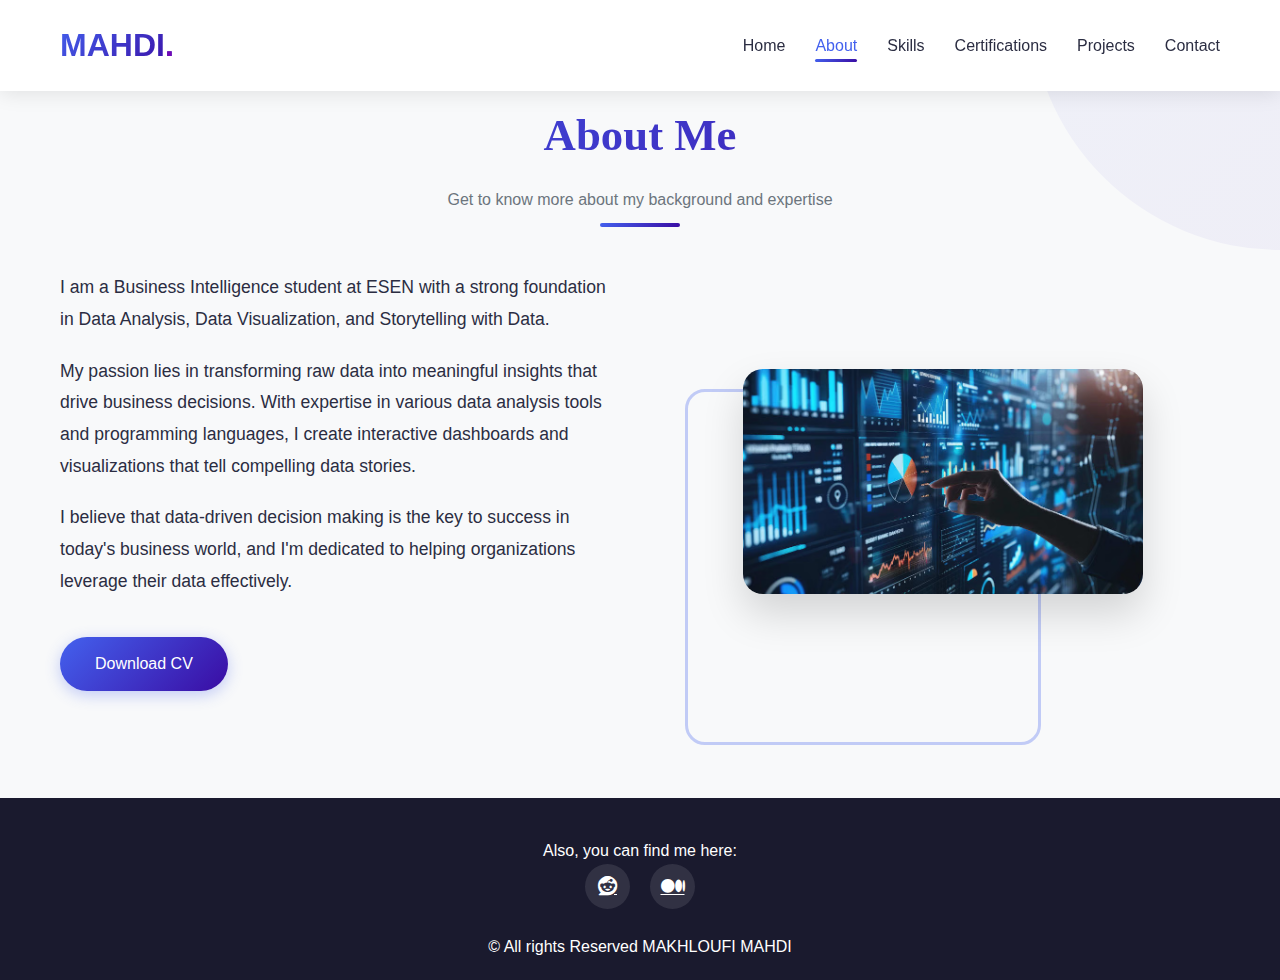
<file: about.html>
<!DOCTYPE html>
<html lang="fr">
<head>
    <meta charset="UTF-8">
    <meta name="viewport" content="width=device-width, initial-scale=1.0">
    <title>About Me | MAKHLOUFI MAHDI</title>
    <link rel="stylesheet" href="https://cdnjs.cloudflare.com/ajax/libs/font-awesome/6.4.0/css/all.min.css">
    <link href="https://fonts.googleapis/css2?family=Poppins:wght@300;400;500;600;700&family=Roboto+Slab:wght@300;400;500;600&display=swap" rel="stylesheet">
    <link rel="stylesheet" href="css/style.css">
    <link rel="stylesheet" href="css/header-footer.css">
    <link rel="stylesheet" href="css/animations.css">
    <link rel="icon" type="image/x-icon" href="images/favicon.jpg">
</head>
<body>
    <!-- Header -->
    <header>
        <div class="container">
            <nav>
                <div class="logo">MAHDI<span>.</span></div>
                <ul class="nav-links">
                    <li><a href="index.html">Home</a></li>
                    <li><a href="about.html" class="active">About</a></li>
                    <li><a href="skills.html">Skills</a></li>
                    <li><a href="certifications.html">Certifications</a></li>
                    <li><a href="projects.html">Projects</a></li>
                    <li><a href="contact.html">Contact</a></li>
                </ul>
                <div class="menu-btn">
                    <i class="fas fa-bars"></i>
                </div>
            </nav>
        </div>
    </header>
<!-- About Section -->
<section id="about">
    <div class="container">
        <div class="section-title">
            <h2>About Me</h2>
            <p>Get to know more about my background and expertise</p>
        </div>
        <div class="about-content">
            <div class="about-text fade-in">
                <p>I am a Business Intelligence student at ESEN with a strong foundation in Data Analysis, Data Visualization, and Storytelling with Data.</p>
                <p>My passion lies in transforming raw data into meaningful insights that drive business decisions. With expertise in various data analysis tools and programming languages, I create interactive dashboards and visualizations that tell compelling data stories.</p>
                <p>I believe that data-driven decision making is the key to success in today's business world, and I'm dedicated to helping organizations leverage their data effectively.</p>
                <a href="images/cv.pdf" download class="btn download-btn">Download CV</a>
            </div>
            <div class="about-image fade-in">
                <img src="images/about.jpg" alt="About Me">
            </div>
        </div>
    </div>
</section>
 
    <!-- Footer -->
<footer>
    <div class="container">
        <div class="footer-content">
            <p>Also, you can find me here:</p>
            <div class="social-links">
                <a href="https://www.reddit.com/user/Mady7153/" target="_blank"><i class="fab fa-reddit"></i></a>
                <a href="https://medium.com/@makhloufimahdi777" target="_blank"><i class="fab fa-medium"></i></a>
            </div>
            <p>© All rights Reserved MAKHLOUFI MAHDI</p>
        </div>
    </div>
</footer>


    <script src="js/main.js"></script>
    <script src="js/menu.js"></script>
    <script src="js/scroll-animations.js"></script>
</body>
</html>
</file>
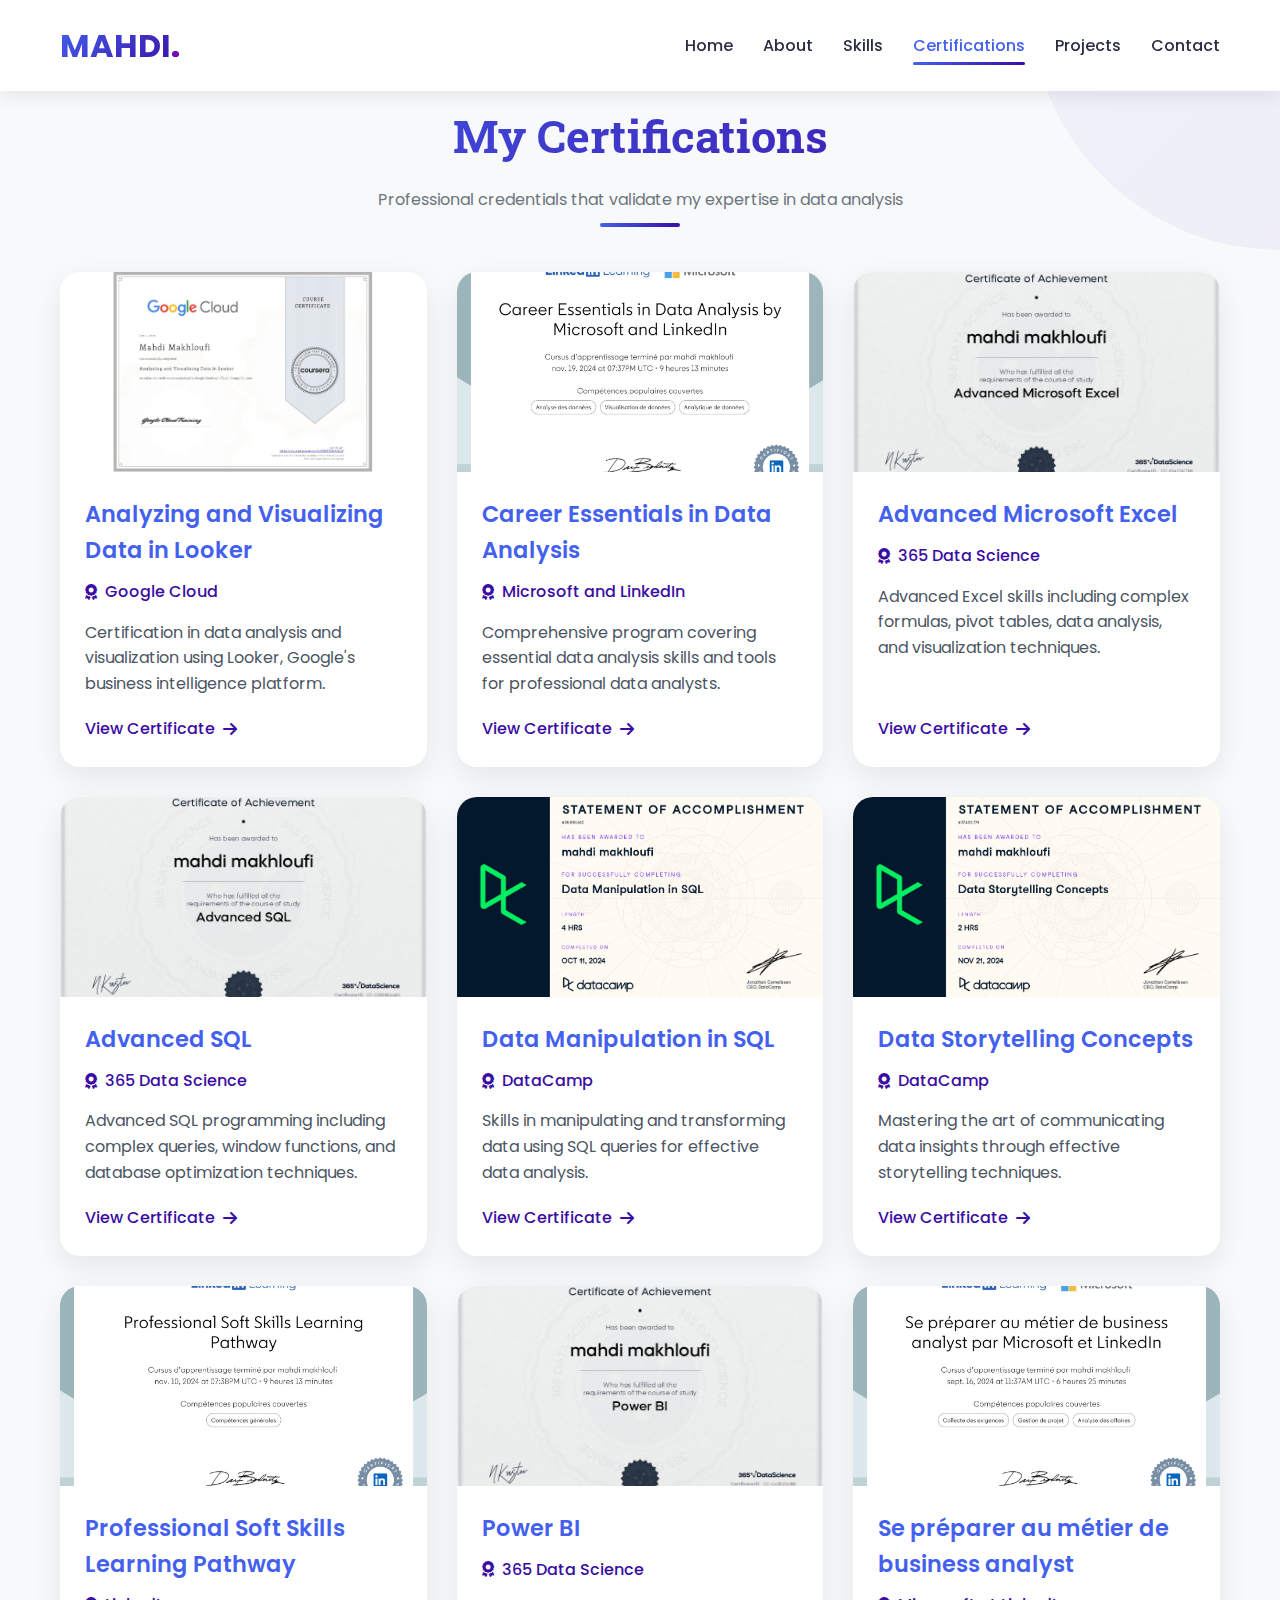
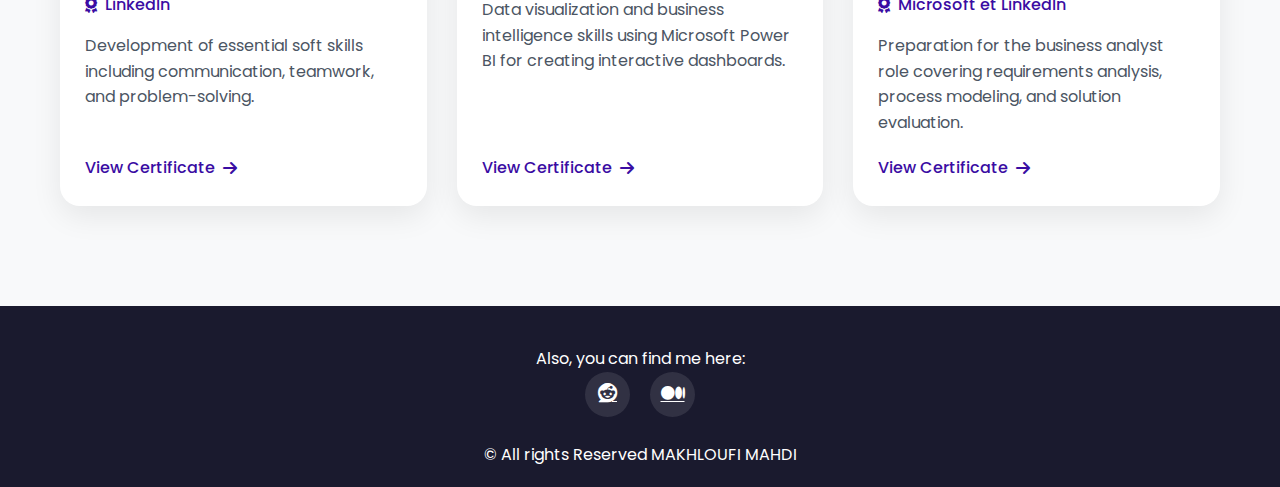
<file: certifications.html>
<!DOCTYPE html>
<html lang="fr">
<head>
    <meta charset="UTF-8">
    <meta name="viewport" content="width=device-width, initial-scale=1.0">
    <title>Certifications | MAKHLOUFI MAHDI</title>
    <link rel="stylesheet" href="https://cdnjs.cloudflare.com/ajax/libs/font-awesome/6.4.0/css/all.min.css">
    <link rel="icon" type="image/x-icon" href="images/favicon.jpg">
    <link href="https://fonts.googleapis.com/css2?family=Poppins:wght@300;400;500;600;700&family=Roboto+Slab:wght@300;400;500;600&display=swap" rel="stylesheet">
    <style>
        * {
            margin: 0;
            padding: 0;
            box-sizing: border-box;
            font-family: 'Poppins', sans-serif;
        }

        :root {
            --primary-color: #4361ee;
            --secondary-color: #3a0ca3;
            --accent-color: #7209b7;
            --text-color: #2b2d42;
            --light-bg: #f8f9fa;
            --dark-bg: #1a1a2e;
            --gradient: linear-gradient(135deg, #4361ee 0%, #3a0ca3 100%);
            --transition: all 0.4s cubic-bezier(0.175, 0.885, 0.32, 1.275);
        }

        html {
            scroll-behavior: smooth;
        }

        body {
            color: var(--text-color);
            background-color: #fff;
            line-height: 1.6;
            overflow-x: hidden;
        }

        .container {
            max-width: 1200px;
            margin: 0 auto;
            padding: 0 20px;
        }

        /* Header & Navigation */
        header {
            background-color: rgba(255, 255, 255, 0.95);
            backdrop-filter: blur(10px);
            box-shadow: 0 2px 20px rgba(0, 0, 0, 0.1);
            position: fixed;
            width: 100%;
            top: 0;
            z-index: 1000;
            transition: var(--transition);
        }

        header.scrolled {
            padding: 5px 0;
            background-color: rgba(255, 255, 255, 0.98);
        }

        nav {
            display: flex;
            justify-content: space-between;
            align-items: center;
            padding: 20px 0;
            transition: var(--transition);
        }

        header.scrolled nav {
            padding: 10px 0;
        }

        .logo {
            font-size: 2rem;
            font-weight: 700;
            background: var(--gradient);
            -webkit-background-clip: text;
            -webkit-text-fill-color: transparent;
            display: flex;
            align-items: center;
        }

        .logo span {
            color: var(--accent-color);
            -webkit-text-fill-color: initial;
        }

        .nav-links {
            display: flex;
            list-style: none;
        }

        .nav-links li {
            margin-left: 30px;
        }

        .nav-links a {
            text-decoration: none;
            color: var(--text-color);
            font-weight: 500;
            transition: var(--transition);
            position: relative;
            padding: 8px 0;
        }

        .nav-links a:hover, .nav-links a.active {
            color: var(--primary-color);
        }

        .nav-links a::after {
            content: '';
            position: absolute;
            width: 0;
            height: 3px;
            bottom: 0;
            left: 0;
            background: var(--gradient);
            transition: var(--transition);
            border-radius: 10px;
        }

        .nav-links a:hover::after, .nav-links a.active::after {
            width: 100%;
        }

        .menu-btn {
            display: none;
            font-size: 1.5rem;
            cursor: pointer;
            color: var(--primary-color);
        }

        /* Sections */
        section {
            padding: 100px 0;
        }

        .section-title {
            text-align: center;
            margin-bottom: 60px;
            position: relative;
        }

        .section-title h2 {
            font-size: 2.8rem;
            background: var(--gradient);
            -webkit-background-clip: text;
            -webkit-text-fill-color: transparent;
            margin-bottom: 15px;
            font-family: 'Roboto Slab', serif;
        }

        .section-title p {
            color: #6c757d;
            max-width: 600px;
            margin: 0 auto;
        }

        .section-title::after {
            content: '';
            position: absolute;
            width: 80px;
            height: 4px;
            background: var(--gradient);
            bottom: -15px;
            left: 50%;
            transform: translateX(-50%);
            border-radius: 2px;
        }

        /* Certifications Section */
        #certifications {
            background-color: var(--light-bg);
            position: relative;
            overflow: hidden;
        }

        #certifications::before {
            content: '';
            position: absolute;
            width: 500px;
            height: 500px;
            border-radius: 50%;
            background: var(--gradient);
            opacity: 0.05;
            top: -250px;
            right: -250px;
            z-index: 0;
        }

        .certifications-container {
            display: grid;
            grid-template-columns: repeat(auto-fit, minmax(350px, 1fr));
            gap: 30px;
            position: relative;
            z-index: 1;
        }

        .certification-card {
            background: white;
            border-radius: 20px;
            overflow: hidden;
            box-shadow: 0 10px 30px rgba(0, 0, 0, 0.08);
            transition: var(--transition);
            display: flex;
            flex-direction: column;
        }

        .certification-card:hover {
            transform: translateY(-10px);
            box-shadow: 0 20px 40px rgba(0, 0, 0, 0.15);
        }

        .certification-image {
            height: 200px;
            overflow: hidden;
            position: relative;
        }

        .certification-image::after {
            content: '';
            position: absolute;
            top: 0;
            left: 0;
            width: 100%;
            height: 100%;
            background: var(--gradient);
            opacity: 0;
            transition: var(--transition);
        }

        .certification-card:hover .certification-image::after {
            opacity: 0.2;
        }

        .certification-image img {
            width: 100%;
            height: 100%;
            object-fit: cover;
            transition: var(--transition);
        }

        .certification-card:hover .certification-image img {
            transform: scale(1.1);
        }

        .certification-info {
            padding: 25px;
            flex-grow: 1;
            display: flex;
            flex-direction: column;
        }

        .certification-title {
            font-size: 1.4rem;
            margin-bottom: 10px;
            color: var(--primary-color);
            font-weight: 600;
        }

        .certification-issuer {
            color: var(--secondary-color);
            font-weight: 500;
            margin-bottom: 15px;
            display: flex;
            align-items: center;
        }

        .certification-issuer i {
            margin-right: 8px;
        }

        .certification-desc {
            color: #4b5563;
            margin-bottom: 20px;
            line-height: 1.6;
            flex-grow: 1;
        }

        .certification-link {
            color: var(--secondary-color);
            text-decoration: none;
            font-weight: 500;
            display: inline-flex;
            align-items: center;
            transition: var(--transition);
            margin-top: auto;
        }

        .certification-link i {
            margin-left: 8px;
            transition: var(--transition);
        }

        .certification-link:hover {
            color: var(--accent-color);
        }

        .certification-link:hover i {
            transform: translateX(8px);
        }

        /* Footer */
        footer {
            background: var(--dark-bg);
            color: white;
            padding: 40px 0 20px;
            text-align: center;
            position: relative;
        }

        .footer-content {
            display: flex;
            flex-direction: column;
            align-items: center;
            justify-content: center;
        }

        .social-links {
            display: flex;
            gap: 20px;
            margin-bottom: 25px;
        }

        .social-links a {
            width: 45px;
            height: 45px;
            background: rgba(255, 255, 255, 0.1);
            color: white;
            border-radius: 50%;
            display: flex;
            align-items: center;
            justify-content: center;
            font-size: 1.2rem;
            transition: var(--transition);
        }

        .social-links a:hover {
            background: var(--gradient);
            transform: translateY(-5px);
            box-shadow: 0 5px 15px rgba(67, 97, 238, 0.4);
        }

        /* Responsive Design */
        @media (max-width: 992px) {
            .certifications-container {
                grid-template-columns: repeat(auto-fit, minmax(300px, 1fr));
            }
        }

        @media (max-width: 768px) {
            .menu-btn {
                display: block;
            }
            
            .nav-links {
                position: fixed;
                height: 100vh;
                width: 100%;
                top: 0;
                left: -100%;
                background: var(--dark-bg);
                flex-direction: column;
                justify-content: center;
                align-items: center;
                transition: var(--transition);
                backdrop-filter: blur(10px);
            }
            
            .nav-links.active {
                left: 0;
            }
            
            .nav-links li {
                margin: 20px 0;
            }
            
            .nav-links a {
                color: white;
                font-size: 1.5rem;
            }
            
            .section-title h2 {
                font-size: 2rem;
            }

            .certification-card {
                max-width: 400px;
                margin: 0 auto;
            }
        }
    </style>
</head>
<body>
    <!-- Header -->
    <header>
        <div class="container">
            <nav>
                <div class="logo">MAHDI<span>.</span></div>
                <ul class="nav-links">
                    <li><a href="index.html">Home</a></li>
                    <li><a href="about.html">About</a></li>
                    <li><a href="skills.html">Skills</a></li>
                    <li><a href="certifications.html" class="active">Certifications</a></li>
                    <li><a href="projects.html">Projects</a></li>
                    <li><a href="contact.html">Contact</a></li>
                </ul>
                <div class="menu-btn">
                    <i class="fas fa-bars"></i>
                </div>
            </nav>
        </div>
    </header>

    <!-- Certifications Section -->
    <section id="certifications">
        <div class="container">
            <div class="section-title">
                <h2>My Certifications</h2>
                <p>Professional credentials that validate my expertise in data analysis</p>
            </div>
            <div class="certifications-container">
                <!-- Certification 1 -->
                <div class="certification-card fade-in">
                    <div class="certification-image">
                        <img src="images/looker.jpeg" alt="Analyzing and Visualizing Data in Looker">
                    </div>
                    <div class="certification-info">
                        <h3 class="certification-title">Analyzing and Visualizing Data in Looker</h3>
                        <div class="certification-issuer">
                            <i class="fas fa-award"></i>
                            Google Cloud
                        </div>
                        <p class="certification-desc">Certification in data analysis and visualization using Looker, Google's business intelligence platform.</p>
                        <a href="images/looker.jpeg" class="certification-link" target="_blank">View Certificate <i class="fas fa-arrow-right"></i></a>
                    </div>
                </div>

                <!-- Certification 2 -->
                <div class="certification-card fade-in">
                    <div class="certification-image">
                        <img src="images/data.jpeg" alt="Career Essentials in Data Analysis">
                    </div>
                    <div class="certification-info">
                        <h3 class="certification-title">Career Essentials in Data Analysis</h3>
                        <div class="certification-issuer">
                            <i class="fas fa-award"></i>
                            Microsoft and LinkedIn
                        </div>
                        <p class="certification-desc">Comprehensive program covering essential data analysis skills and tools for professional data analysts.</p>
                        <a href="images/data.jpeg" class="certification-link" target="_blank">View Certificate <i class="fas fa-arrow-right"></i></a>
                    </div>
                </div>

                <!-- Certification 3 -->
                <div class="certification-card fade-in">
                    <div class="certification-image">
                        <img src="images/excel.jpg" alt="Advanced Microsoft Excel">
                    </div>
                    <div class="certification-info">
                        <h3 class="certification-title">Advanced Microsoft Excel</h3>
                        <div class="certification-issuer">
                            <i class="fas fa-award"></i>
                            365 Data Science
                        </div>
                        <p class="certification-desc">Advanced Excel skills including complex formulas, pivot tables, data analysis, and visualization techniques.</p>
                        <a href="images/excel.jpg" class="certification-link" target="_blank">View Certificate <i class="fas fa-arrow-right"></i></a>
                    </div>
                </div>

                <!-- Certification 4 -->
                <div class="certification-card fade-in">
                    <div class="certification-image">
                        <img src="images/sql.jpg" alt="Advanced SQL">
                    </div>
                    <div class="certification-info">
                        <h3 class="certification-title">Advanced SQL</h3>
                        <div class="certification-issuer">
                            <i class="fas fa-award"></i>
                            365 Data Science
                        </div>
                        <p class="certification-desc">Advanced SQL programming including complex queries, window functions, and database optimization techniques.</p>
                        <a href="images/sql.jpg" class="certification-link" target="_blank">View Certificate <i class="fas fa-arrow-right"></i></a>
                    </div>
                </div>

                <!-- Certification 5 -->
                <div class="certification-card fade-in">
                    <div class="certification-image">
                        <img src="images/certificate.jpg" alt="Data Manipulation in SQL">
                    </div>
                    <div class="certification-info">
                        <h3 class="certification-title">Data Manipulation in SQL</h3>
                        <div class="certification-issuer">
                            <i class="fas fa-award"></i>
                            DataCamp
                        </div>
                        <p class="certification-desc">Skills in manipulating and transforming data using SQL queries for effective data analysis.</p>
                        <a href="images/certificate.jpg" class="certification-link" target="_blank">View Certificate <i class="fas fa-arrow-right"></i></a>
                    </div>
                </div>

                <!-- Certification 6 -->
                <div class="certification-card fade-in">
                    <div class="certification-image">
                        <img src="images/Storytelling.jpg" alt="Data Storytelling Concepts">
                    </div>
                    <div class="certification-info">
                        <h3 class="certification-title">Data Storytelling Concepts</h3>
                        <div class="certification-issuer">
                            <i class="fas fa-award"></i>
                            DataCamp
                        </div>
                        <p class="certification-desc">Mastering the art of communicating data insights through effective storytelling techniques.</p>
                        <a href="images/Storytelling.jpg" class="certification-link" target="_blank">View Certificate <i class="fas fa-arrow-right"></i></a>
                    </div>
                </div>

                <!-- Certification 7 -->
                <div class="certification-card fade-in">
                    <div class="certification-image">
                        <img src="images/soft.jpeg" alt="Professional Soft Skills">
                    </div>
                    <div class="certification-info">
                        <h3 class="certification-title">Professional Soft Skills Learning Pathway</h3>
                        <div class="certification-issuer">
                            <i class="fas fa-award"></i>
                            LinkedIn
                        </div>
                        <p class="certification-desc">Development of essential soft skills including communication, teamwork, and problem-solving.</p>
                        <a href="images/soft.jpeg" class="certification-link" target="_blank">View Certificate <i class="fas fa-arrow-right"></i></a>
                    </div>
                </div>

                <!-- Certification 8 -->
                <div class="certification-card fade-in">
                    <div class="certification-image">
                        <img src="images/power.jpg" alt="Power BI">
                    </div>
                    <div class="certification-info">
                        <h3 class="certification-title">Power BI</h3>
                        <div class="certification-issuer">
                            <i class="fas fa-award"></i>
                            365 Data Science
                        </div>
                        <p class="certification-desc">Data visualization and business intelligence skills using Microsoft Power BI for creating interactive dashboards.</p>
                        <a href="images/power.jpg" class="certification-link" target="_blank">View Certificate <i class="fas fa-arrow-right"></i></a>
                    </div>
                </div>

                <!-- Certification 9 -->
                <div class="certification-card fade-in">
                    <div class="certification-image">
                        <img src="images/b.jpeg" alt="Business Analyst">
                    </div>
                    <div class="certification-info">
                        <h3 class="certification-title">Se préparer au métier de business analyst</h3>
                        <div class="certification-issuer">
                            <i class="fas fa-award"></i>
                            Microsoft et LinkedIn
                        </div>
                        <p class="certification-desc">Preparation for the business analyst role covering requirements analysis, process modeling, and solution evaluation.</p>
                        <a href="images/b.jpeg" class="certification-link" target="_blank">View Certificate <i class="fas fa-arrow-right"></i></a>
                    </div>
                </div>
            </div>
        </div>
    </section>

   
    <!-- Footer -->
<footer>
    <div class="container">
        <div class="footer-content">
            <p>Also, you can find me here:</p>
            <div class="social-links">
                <a href="https://www.reddit.com/user/Mady7153/" target="_blank"><i class="fab fa-reddit"></i></a>
                <a href="https://medium.com/@makhloufimahdi777" target="_blank"><i class="fab fa-medium"></i></a>
            </div>
            <p>© All rights Reserved MAKHLOUFI MAHDI</p>
        </div>
    </div>
</footer>

    <script>
        // Menu Toggle
        const menuBtn = document.querySelector('.menu-btn');
        const navLinks = document.querySelector('.nav-links');
        
        menuBtn.addEventListener('click', () => {
            navLinks.classList.toggle('active');
        });

        // Header scroll effect
        window.addEventListener('scroll', () => {
            const header = document.querySelector('header');
            if (window.scrollY > 50) {
                header.classList.add('scrolled');
            } else {
                header.classList.remove('scrolled');
            }
        });

        // Scroll Animation
        const fadeElements = document.querySelectorAll('.fade-in');
        
        const elementInView = (el, scrollOffset = 0) => {
            const elementTop = el.getBoundingClientRect().top;
            return (
                elementTop <= 
                ((window.innerHeight || document.documentElement.clientHeight) - scrollOffset)
            );
        };
        
        const displayScrollElement = (element) => {
            element.classList.add('visible');
        };
        
        const hideScrollElement = (element) => {
            element.classList.remove('visible');
        };
        
        const handleScrollAnimation = () => {
            fadeElements.forEach((el) => {
                if (elementInView(el, 100)) {
                    displayScrollElement(el);
                } else {
                    hideScrollElement(el);
                }
            });
        };
        
        window.addEventListener('scroll', () => {
            handleScrollAnimation();
        });
        
        // Initial check on page load
        document.addEventListener('DOMContentLoaded', () => {
            handleScrollAnimation();
            
            // Add smooth scrolling for navigation links
            document.querySelectorAll('a[href^="#"]').forEach(anchor => {
                anchor.addEventListener('click', function(e) {
                    e.preventDefault();
                    const targetId = this.getAttribute('href');
                    if (targetId === '#') return;
                    
                    const targetElement = document.querySelector(targetId);
                    if (targetElement) {
                        window.scrollTo({
                            top: targetElement.offsetTop - 80,
                            behavior: 'smooth'
                        });
                        
                        // Close mobile menu if open
                        if (navLinks.classList.contains('active')) {
                            navLinks.classList.remove('active');
                        }
                    }
                });
            });
        });
    </script>
</body>
</html>
</file>
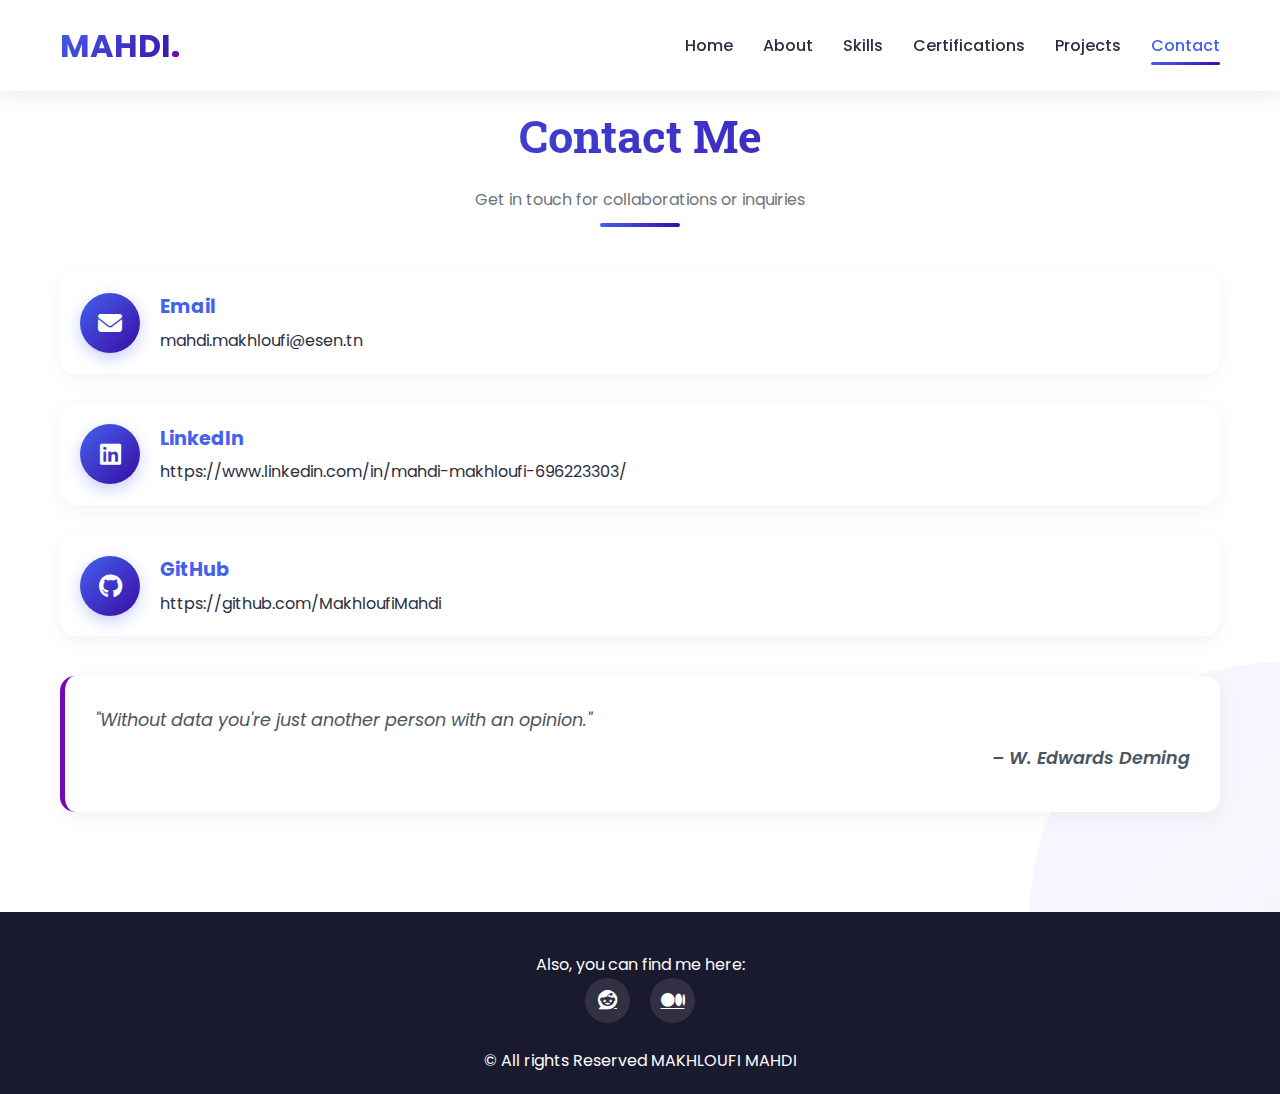
<file: contact.html>
<!DOCTYPE html>
<html lang="fr">
<head>
    <meta charset="UTF-8">
    <meta name="viewport" content="width=device-width, initial-scale=1.0">
    <title>Contact | MAKHLOUFI MAHDI</title>
    <link rel="stylesheet" href="https://cdnjs.cloudflare.com/ajax/libs/font-awesome/6.4.0/css/all.min.css">
    <link href="https://fonts.googleapis.com/css2?family=Poppins:wght@300;400;500;600;700&family=Roboto+Slab:wght@300;400;500;600&display=swap" rel="stylesheet">
    <link rel="icon" type="image/x-icon" href="images/favicon.jpg">
    <link rel="stylesheet" href="css/style.css">
    <link rel="stylesheet" href="css/header-footer.css">
    <link rel="stylesheet" href="css/animations.css">
</head>
<body>
    <!-- Header -->
    <header>
        <div class="container">
            <nav>
                <div class="logo">MAHDI<span>.</span></div>
                <ul class="nav-links">
                    <li><a href="index.html">Home</a></li>
                    <li><a href="about.html">About</a></li>
                    <li><a href="skills.html">Skills</a></li>
                    <li><a href="certifications.html">Certifications</a></li>
                    <li><a href="projects.html">Projects</a></li>
                    <li><a href="contact.html" class="active">Contact</a></li>
                </ul>
                <div class="menu-btn">
                    <i class="fas fa-bars"></i>
                </div>
            </nav>
        </div>
    </header>

    <!-- Contact Section -->
    <section id="contact">
        <div class="container">
            <div class="section-title">
                <h2>Contact Me</h2>
                <p>Get in touch for collaborations or inquiries</p>
            </div>
            <div class="contact-content">
                <div class="contact-info">
                    <div class="contact-item fade-in">
                        <div class="contact-icon">
                            <i class="fas fa-envelope"></i>
                        </div>
                        <div class="contact-text">
                            <h3>Email</h3>
                            <a href="mailto:mahdi.makhloufi@esen.tn">mahdi.makhloufi@esen.tn</a>
                        </div>
                    </div>

                    <div class="contact-item fade-in">
                        <div class="contact-icon">
                            <i class="fab fa-linkedin"></i>
                        </div>
                        <div class="contact-text">
                            <h3>LinkedIn</h3>
                            <a href="https://www.linkedin.com/in/mahdi-makhloufi-696223303/" target="_blank">https://www.linkedin.com/in/mahdi-makhloufi-696223303/</a>
                        </div>
                    </div>

                    <div class="contact-item fade-in">
                        <div class="contact-icon">
                            <i class="fab fa-github"></i>
                        </div>
                        <div class="contact-text">
                            <h3>GitHub</h3>
                            <a href="https://github.com/MakhloufiMahdi" target="_blank">https://github.com/MakhloufiMahdi</a>
                        </div>
                    </div>

                    <div class="quote fade-in">
                        <p>"Without data you're just another person with an opinion."</p>
                        <p class="quote-author">– W. Edwards Deming</p>
                    </div>
                </div>
            </div>
        </div>
    </section>

    <!-- Footer -->
<footer>
    <div class="container">
        <div class="footer-content">
            <p>Also, you can find me here:</p>
            <div class="social-links">
                <a href="https://www.reddit.com/user/Mady7153/" target="_blank"><i class="fab fa-reddit"></i></a>
                <a href="https://medium.com/@makhloufimahdi777" target="_blank"><i class="fab fa-medium"></i></a>
            </div>
            <p>© All rights Reserved MAKHLOUFI MAHDI</p>
        </div>
    </div>
</footer>


    <script src="js/main.js"></script>
    <script src="js/menu.js"></script>
    <script src="js/scroll-animations.js"></script>
</body>
</html>
</file>
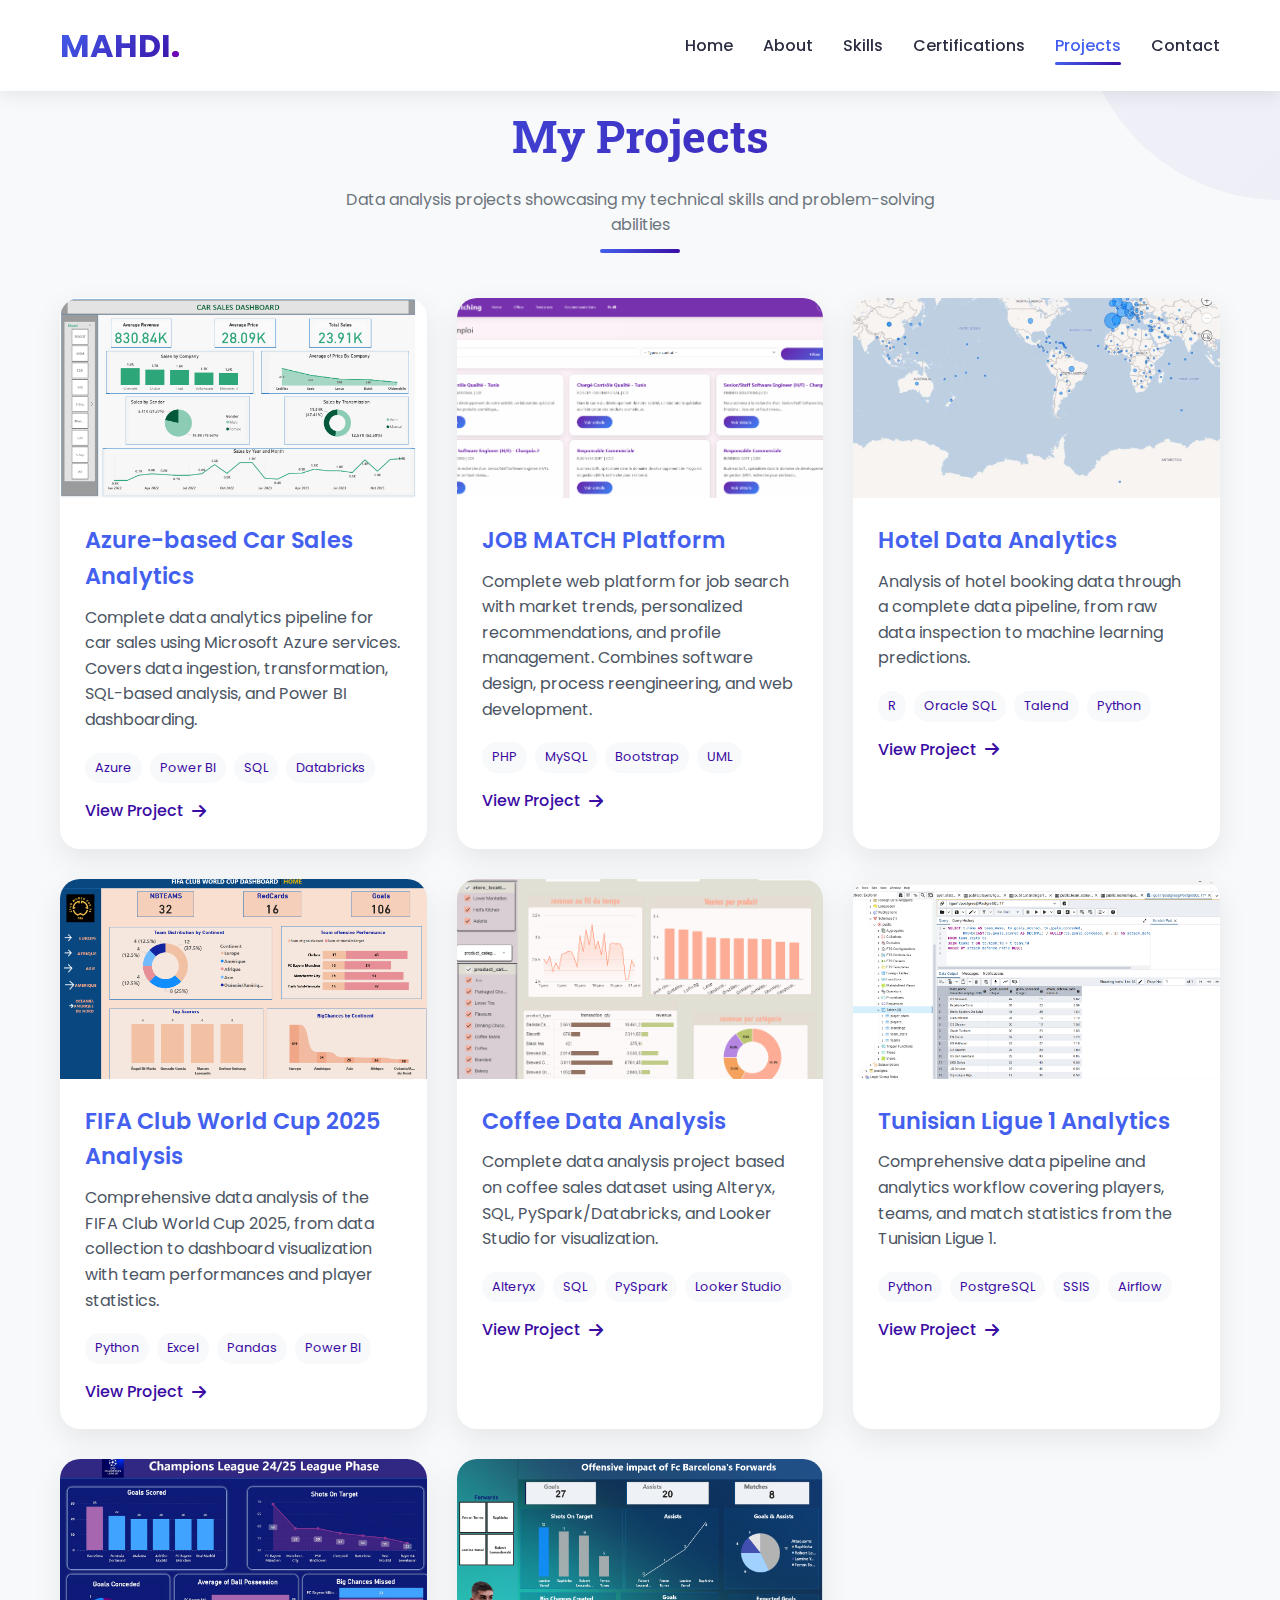
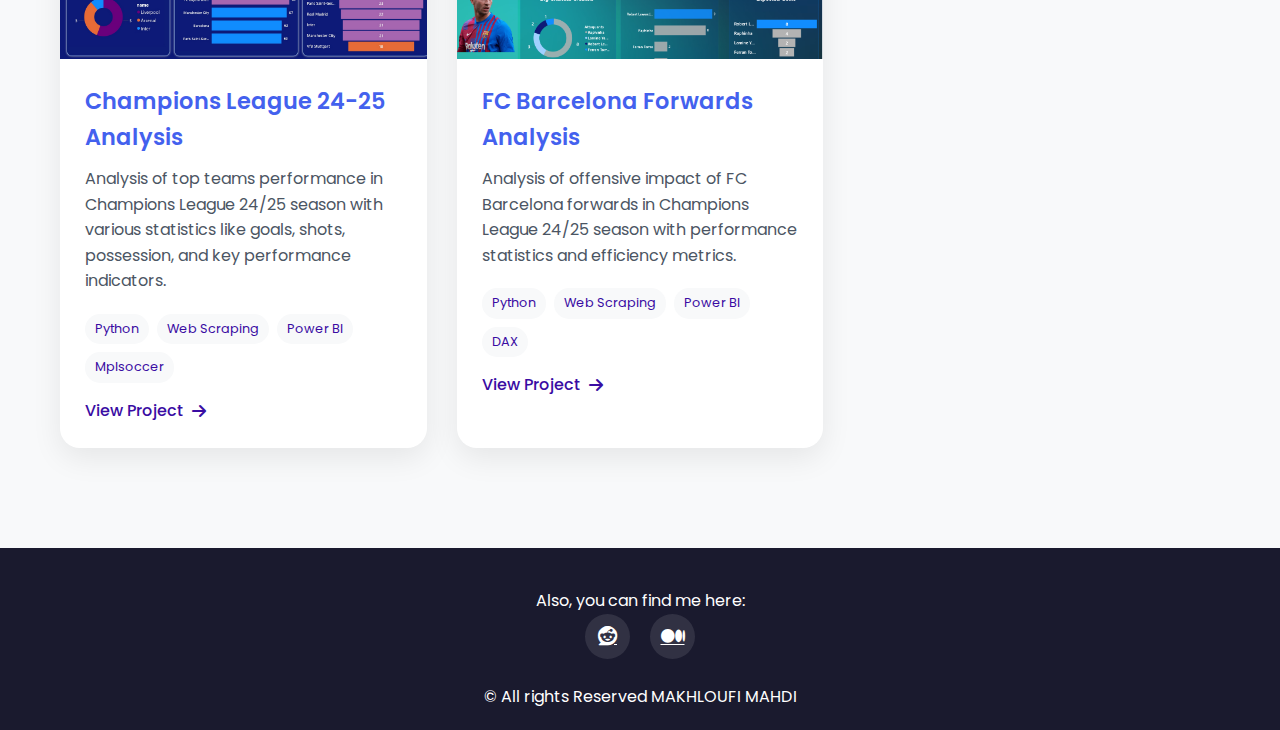
<file: projects.html>
<!DOCTYPE html>
<html lang="fr">
<head>
    <meta charset="UTF-8">
    <meta name="viewport" content="width=device-width, initial-scale=1.0">
    <title>Projects | MAKHLOUFI MAHDI</title>
    <link rel="stylesheet" href="https://cdnjs.cloudflare.com/ajax/libs/font-awesome/6.4.0/css/all.min.css">
    <link rel="icon" type="image/x-icon" href="images/favicon.jpg">
    <link href="https://fonts.googleapis.com/css2?family=Poppins:wght@300;400;500;600;700&family=Roboto+Slab:wght@300;400;500;600&display=swap" rel="stylesheet">
    <style>
        * {
            margin: 0;
            padding: 0;
            box-sizing: border-box;
            font-family: 'Poppins', sans-serif;
        }

        :root {
            --primary-color: #4361ee;
            --secondary-color: #3a0ca3;
            --accent-color: #7209b7;
            --text-color: #2b2d42;
            --light-bg: #f8f9fa;
            --dark-bg: #1a1a2e;
            --gradient: linear-gradient(135deg, #4361ee 0%, #3a0ca3 100%);
            --transition: all 0.4s cubic-bezier(0.175, 0.885, 0.32, 1.275);
        }

        html {
            scroll-behavior: smooth;
        }

        body {
            color: var(--text-color);
            background-color: #fff;
            line-height: 1.6;
            overflow-x: hidden;
        }

        .container {
            max-width: 1200px;
            margin: 0 auto;
            padding: 0 20px;
        }

        /* Header & Navigation */
        header {
            background-color: rgba(255, 255, 255, 0.95);
            backdrop-filter: blur(10px);
            box-shadow: 0 2px 20px rgba(0, 0, 0, 0.1);
            position: fixed;
            width: 100%;
            top: 0;
            z-index: 1000;
            transition: var(--transition);
        }

        header.scrolled {
            padding: 5px 0;
            background-color: rgba(255, 255, 255, 0.98);
        }

        nav {
            display: flex;
            justify-content: space-between;
            align-items: center;
            padding: 20px 0;
            transition: var(--transition);
        }

        header.scrolled nav {
            padding: 10px 0;
        }

        .logo {
            font-size: 2rem;
            font-weight: 700;
            background: var(--gradient);
            -webkit-background-clip: text;
            -webkit-text-fill-color: transparent;
            display: flex;
            align-items: center;
        }

        .logo span {
            color: var(--accent-color);
            -webkit-text-fill-color: initial;
        }

        .nav-links {
            display: flex;
            list-style: none;
        }

        .nav-links li {
            margin-left: 30px;
        }

        .nav-links a {
            text-decoration: none;
            color: var(--text-color);
            font-weight: 500;
            transition: var(--transition);
            position: relative;
            padding: 8px 0;
        }

        .nav-links a:hover, .nav-links a.active {
            color: var(--primary-color);
        }

        .nav-links a::after {
            content: '';
            position: absolute;
            width: 0;
            height: 3px;
            bottom: 0;
            left: 0;
            background: var(--gradient);
            transition: var(--transition);
            border-radius: 10px;
        }

        .nav-links a:hover::after, .nav-links a.active::after {
            width: 100%;
        }

        .menu-btn {
            display: none;
            font-size: 1.5rem;
            cursor: pointer;
            color: var(--primary-color);
        }

        /* Sections */
        section {
            padding: 100px 0;
        }

        .section-title {
            text-align: center;
            margin-bottom: 60px;
            position: relative;
        }

        .section-title h2 {
            font-size: 2.8rem;
            background: var(--gradient);
            -webkit-background-clip: text;
            -webkit-text-fill-color: transparent;
            margin-bottom: 15px;
            font-family: 'Roboto Slab', serif;
        }

        .section-title p {
            color: #6c757d;
            max-width: 600px;
            margin: 0 auto;
        }

        .section-title::after {
            content: '';
            position: absolute;
            width: 80px;
            height: 4px;
            background: var(--gradient);
            bottom: -15px;
            left: 50%;
            transform: translateX(-50%);
            border-radius: 2px;
        }

        /* Projects Section */
        #projects {
            background-color: var(--light-bg);
            position: relative;
            overflow: hidden;
        }

        #projects::before {
            content: '';
            position: absolute;
            width: 400px;
            height: 400px;
            border-radius: 50%;
            background: var(--gradient);
            opacity: 0.05;
            top: -200px;
            right: -200px;
            z-index: 0;
        }

        .projects-container {
            display: grid;
            grid-template-columns: repeat(auto-fit, minmax(350px, 1fr));
            gap: 30px;
            position: relative;
            z-index: 1;
        }

        .project-card {
            background: white;
            border-radius: 20px;
            overflow: hidden;
            box-shadow: 0 10px 30px rgba(0, 0, 0, 0.08);
            transition: var(--transition);
        }

        .project-card:hover {
            transform: translateY(-10px);
            box-shadow: 0 20px 40px rgba(0, 0, 0, 0.15);
        }

        .project-image {
            height: 200px;
            overflow: hidden;
            position: relative;
        }

        .project-image::after {
            content: '';
            position: absolute;
            top: 0;
            left: 0;
            width: 100%;
            height: 100%;
            background: var(--gradient);
            opacity: 0;
            transition: var(--transition);
        }

        .project-card:hover .project-image::after {
            opacity: 0.2;
        }

        .project-image img {
            width: 100%;
            height: 100%;
            object-fit: cover;
            transition: var(--transition);
        }

        .project-card:hover .project-image img {
            transform: scale(1.1);
        }

        .project-info {
            padding: 25px;
        }

        .project-title {
            font-size: 1.4rem;
            margin-bottom: 10px;
            color: var(--primary-color);
            font-weight: 600;
        }

        .project-desc {
            color: #4b5563;
            margin-bottom: 20px;
            line-height: 1.6;
        }

        .project-tools {
            display: flex;
            flex-wrap: wrap;
            gap: 8px;
            margin-bottom: 15px;
        }

        .project-tool {
            background: var(--light-bg);
            padding: 5px 10px;
            border-radius: 15px;
            font-size: 0.8rem;
            color: var(--secondary-color);
        }

        .project-link {
            color: var(--secondary-color);
            text-decoration: none;
            font-weight: 500;
            display: inline-flex;
            align-items: center;
            transition: var(--transition);
        }

        .project-link i {
            margin-left: 8px;
            transition: var(--transition);
        }

        .project-link:hover {
            color: var(--accent-color);
        }

        .project-link:hover i {
            transform: translateX(8px);
        }

        /* Footer */
        footer {
            background: var(--dark-bg);
            color: white;
            padding: 40px 0 20px;
            text-align: center;
            position: relative;
        }

        .footer-content {
            display: flex;
            flex-direction: column;
            align-items: center;
            justify-content: center;
        }

        .social-links {
            display: flex;
            gap: 20px;
            margin-bottom: 25px;
        }

        .social-links a {
            width: 45px;
            height: 45px;
            background: rgba(255, 255, 255, 0.1);
            color: white;
            border-radius: 50%;
            display: flex;
            align-items: center;
            justify-content: center;
            font-size: 1.2rem;
            transition: var(--transition);
        }

        .social-links a:hover {
            background: var(--gradient);
            transform: translateY(-5px);
            box-shadow: 0 5px 15px rgba(67, 97, 238, 0.4);
        }

        /* Responsive Design */
        @media (max-width: 992px) {
            .projects-container {
                grid-template-columns: repeat(auto-fit, minmax(300px, 1fr));
            }
        }

        @media (max-width: 768px) {
            .menu-btn {
                display: block;
            }
            
            .nav-links {
                position: fixed;
                height: 100vh;
                width: 100%;
                top: 0;
                left: -100%;
                background: var(--dark-bg);
                flex-direction: column;
                justify-content: center;
                align-items: center;
                transition: var(--transition);
                backdrop-filter: blur(10px);
            }
            
            .nav-links.active {
                left: 0;
            }
            
            .nav-links li {
                margin: 20px 0;
            }
            
            .nav-links a {
                color: white;
                font-size: 1.5rem;
            }
            
            .section-title h2 {
                font-size: 2rem;
            }

            .project-card {
                max-width: 400px;
                margin: 0 auto;
            }
        }
    </style>
</head>
<body>
    <!-- Header -->
    <header>
        <div class="container">
            <nav>
                <div class="logo">MAHDI<span>.</span></div>
                <ul class="nav-links">
                    <li><a href="index.html">Home</a></li>
                    <li><a href="about.html">About</a></li>
                    <li><a href="skills.html">Skills</a></li>
                    <li><a href="certifications.html">Certifications</a></li>
                    <li><a href="projects.html" class="active">Projects</a></li>
                    <li><a href="contact.html">Contact</a></li>
                </ul>
                <div class="menu-btn">
                    <i class="fas fa-bars"></i>
                </div>
            </nav>
        </div>
    </header>

    <!-- Projects Section -->
    <section id="projects">
        <div class="container">
            <div class="section-title">
                <h2>My Projects</h2>
                <p>Data analysis projects showcasing my technical skills and problem-solving abilities</p>
            </div>
            <div class="projects-container">
                <!-- Project 1 -->
                <div class="project-card fade-in">
                    <div class="project-image">
                        <img src="images/Screen1.png" alt="Azure-based Car Sales Analytics Project">
                    </div>
                    <div class="project-info">
                        <h3 class="project-title">Azure-based Car Sales Analytics</h3>
                        <p class="project-desc">Complete data analytics pipeline for car sales using Microsoft Azure services. Covers data ingestion, transformation, SQL-based analysis, and Power BI dashboarding.</p>
                        <div class="project-tools">
                            <span class="project-tool">Azure</span>
                            <span class="project-tool">Power BI</span>
                            <span class="project-tool">SQL</span>
                            <span class="project-tool">Databricks</span>
                        </div>
                        <a href="https://github.com/MakhloufiMahdi/Azure-based-Car-Sales-Analytics-Project" class="project-link" target="_blank">View Project <i class="fas fa-arrow-right"></i></a>
                    </div>
                </div>

                <!-- Project 2 -->
                <div class="project-card fade-in">
                    <div class="project-image">
                        <img src="images/Screen3.png" alt="JOB MATCH Platform">
                    </div>
                    <div class="project-info">
                        <h3 class="project-title">JOB MATCH Platform</h3>
                        <p class="project-desc">Complete web platform for job search with market trends, personalized recommendations, and profile management. Combines software design, process reengineering, and web development.</p>
                        <div class="project-tools">
                            <span class="project-tool">PHP</span>
                            <span class="project-tool">MySQL</span>
                            <span class="project-tool">Bootstrap</span>
                            <span class="project-tool">UML</span>
                        </div>
                        <a href="https://github.com/MakhloufiMahdi/JOB-MATCH-Plateforme-Web-de-Recherche-d-Emploi" class="project-link" target="_blank">View Project <i class="fas fa-arrow-right"></i></a>
                    </div>
                </div>

                <!-- Project 3 -->
                <div class="project-card fade-in">
                    <div class="project-image">
                        <img src="images/Screen2.png" alt="Hotel Data Analytics">
                    </div>
                    <div class="project-info">
                        <h3 class="project-title">Hotel Data Analytics</h3>
                        <p class="project-desc">Analysis of hotel booking data through a complete data pipeline, from raw data inspection to machine learning predictions.</p>
                        <div class="project-tools">
                            <span class="project-tool">R</span>
                            <span class="project-tool">Oracle SQL</span>
                            <span class="project-tool">Talend</span>
                            <span class="project-tool">Python</span>
                        </div>
                        <a href="https://github.com/MakhloufiMahdi/Hotel-Data-Analytics" class="project-link" target="_blank">View Project <i class="fas fa-arrow-right"></i></a>
                    </div>
                </div>

                <!-- Project 4 -->
                <div class="project-card fade-in">
                    <div class="project-image">
                        <img src="images/Screen4.png" alt="FIFA Club World Cup 2025 Analysis">
                    </div>
                    <div class="project-info">
                        <h3 class="project-title">FIFA Club World Cup 2025 Analysis</h3>
                        <p class="project-desc">Comprehensive data analysis of the FIFA Club World Cup 2025, from data collection to dashboard visualization with team performances and player statistics.</p>
                        <div class="project-tools">
                            <span class="project-tool">Python</span>
                            <span class="project-tool">Excel</span>
                            <span class="project-tool">Pandas</span>
                            <span class="project-tool">Power BI</span>
                        </div>
                        <a href="https://github.com/MakhloufiMahdi/FIFA-CLUB-WORLD-CUP-2025-ANALYSIS" class="project-link" target="_blank">View Project <i class="fas fa-arrow-right"></i></a>
                    </div>
                </div>

                <!-- Project 5 -->
                <div class="project-card fade-in">
                    <div class="project-image">
                        <img src="images/Screen7.png" alt="Coffee Data Analysis">
                    </div>
                    <div class="project-info">
                        <h3 class="project-title">Coffee Data Analysis</h3>
                        <p class="project-desc">Complete data analysis project based on coffee sales dataset using Alteryx, SQL, PySpark/Databricks, and Looker Studio for visualization.</p>
                        <div class="project-tools">
                            <span class="project-tool">Alteryx</span>
                            <span class="project-tool">SQL</span>
                            <span class="project-tool">PySpark</span>
                            <span class="project-tool">Looker Studio</span>
                        </div>
                        <a href="https://github.com/MakhloufiMahdi/coffee-data-analysis-project-" class="project-link" target="_blank">View Project <i class="fas fa-arrow-right"></i></a>
                    </div>
                </div>

                <!-- Project 6 -->
                <div class="project-card fade-in">
                    <div class="project-image">
                        <img src="images/Screen5.png" alt="Tunisian Ligue 1 Analytics">
                    </div>
                    <div class="project-info">
                        <h3 class="project-title">Tunisian Ligue 1 Analytics</h3>
                        <p class="project-desc">Comprehensive data pipeline and analytics workflow covering players, teams, and match statistics from the Tunisian Ligue 1.</p>
                        <div class="project-tools">
                            <span class="project-tool">Python</span>
                            <span class="project-tool">PostgreSQL</span>
                            <span class="project-tool">SSIS</span>
                            <span class="project-tool">Airflow</span>
                        </div>
                        <a href="https://github.com/MakhloufiMahdi/-Tunisian-Ligue-1-Analytics" class="project-link" target="_blank">View Project <i class="fas fa-arrow-right"></i></a>
                    </div>
                </div>

                <!-- Project 7 -->
                <div class="project-card fade-in">
                    <div class="project-image">
                        <img src="images/Screen8.png" alt="Champions League 24-25 Analysis">
                    </div>
                    <div class="project-info">
                        <h3 class="project-title">Champions League 24-25 Analysis</h3>
                        <p class="project-desc">Analysis of top teams performance in Champions League 24/25 season with various statistics like goals, shots, possession, and key performance indicators.</p>
                        <div class="project-tools">
                            <span class="project-tool">Python</span>
                            <span class="project-tool">Web Scraping</span>
                            <span class="project-tool">Power BI</span>
                            <span class="project-tool">Mplsoccer</span>
                        </div>
                        <a href="https://github.com/MakhloufiMahdi/Champions-League-24-25-League-Phase" class="project-link" target="_blank">View Project <i class="fas fa-arrow-right"></i></a>
                    </div>
                </div>

                <!-- Project 8 -->
                <div class="project-card fade-in">
                    <div class="project-image">
                        <img src="images/Screen6.png" alt="FC Barcelona Forwards Analysis">
                    </div>
                    <div class="project-info">
                        <h3 class="project-title">FC Barcelona Forwards Analysis</h3>
                        <p class="project-desc">Analysis of offensive impact of FC Barcelona forwards in Champions League 24/25 season with performance statistics and efficiency metrics.</p>
                        <div class="project-tools">
                            <span class="project-tool">Python</span>
                            <span class="project-tool">Web Scraping</span>
                            <span class="project-tool">Power BI</span>
                            <span class="project-tool">DAX</span>
                        </div>
                        <a href="https://github.com/MakhloufiMahdi/Offensive-Impact-of-FC-Barcelona-s-Forwards" class="project-link" target="_blank">View Project <i class="fas fa-arrow-right"></i></a>
                    </div>
                </div>
            </div>
        </div>
    </section>

    <!-- Footer -->
    <footer>
        <div class="container">
            <div class="footer-content">
                <p>Also, you can find me here:</p>
                <div class="social-links">
                    <a href="https://www.reddit.com/user/Mady7153/" target="_blank"><i class="fab fa-reddit"></i></a>
                    <a href="https://medium.com/@makhloufimahdi777" target="_blank"><i class="fab fa-medium"></i></a>
                </div>
                <p>© All rights Reserved MAKHLOUFI MAHDI</p>
            </div>
        </div>
    </footer>

    <script>
        // Menu Toggle
        const menuBtn = document.querySelector('.menu-btn');
        const navLinks = document.querySelector('.nav-links');
        
        menuBtn.addEventListener('click', () => {
            navLinks.classList.toggle('active');
        });

        // Header scroll effect
        window.addEventListener('scroll', () => {
            const header = document.querySelector('header');
            if (window.scrollY > 50) {
                header.classList.add('scrolled');
            } else {
                header.classList.remove('scrolled');
            }
        });

        // Scroll Animation
        const fadeElements = document.querySelectorAll('.fade-in');
        
        const elementInView = (el, scrollOffset = 0) => {
            const elementTop = el.getBoundingClientRect().top;
            return (
                elementTop <= 
                ((window.innerHeight || document.documentElement.clientHeight) - scrollOffset)
            );
        };
        
        const displayScrollElement = (element) => {
            element.classList.add('visible');
        };
        
        const hideScrollElement = (element) => {
            element.classList.remove('visible');
        };
        
        const handleScrollAnimation = () => {
            fadeElements.forEach((el) => {
                if (elementInView(el, 100)) {
                    displayScrollElement(el);
                } else {
                    hideScrollElement(el);
                }
            });
        };
        
        window.addEventListener('scroll', () => {
            handleScrollAnimation();
        });
        
        // Initial check on page load
        document.addEventListener('DOMContentLoaded', () => {
            handleScrollAnimation();
            
            // Add smooth scrolling for navigation links
            document.querySelectorAll('a[href^="#"]').forEach(anchor => {
                anchor.addEventListener('click', function(e) {
                    e.preventDefault();
                    const targetId = this.getAttribute('href');
                    if (targetId === '#') return;
                    
                    const targetElement = document.querySelector(targetId);
                    if (targetElement) {
                        window.scrollTo({
                            top: targetElement.offsetTop - 80,
                            behavior: 'smooth'
                        });
                        
                        // Close mobile menu if open
                        if (navLinks.classList.contains('active')) {
                            navLinks.classList.remove('active');
                        }
                    }
                });
            });
        });
    </script>
</body>
</html>
</file>
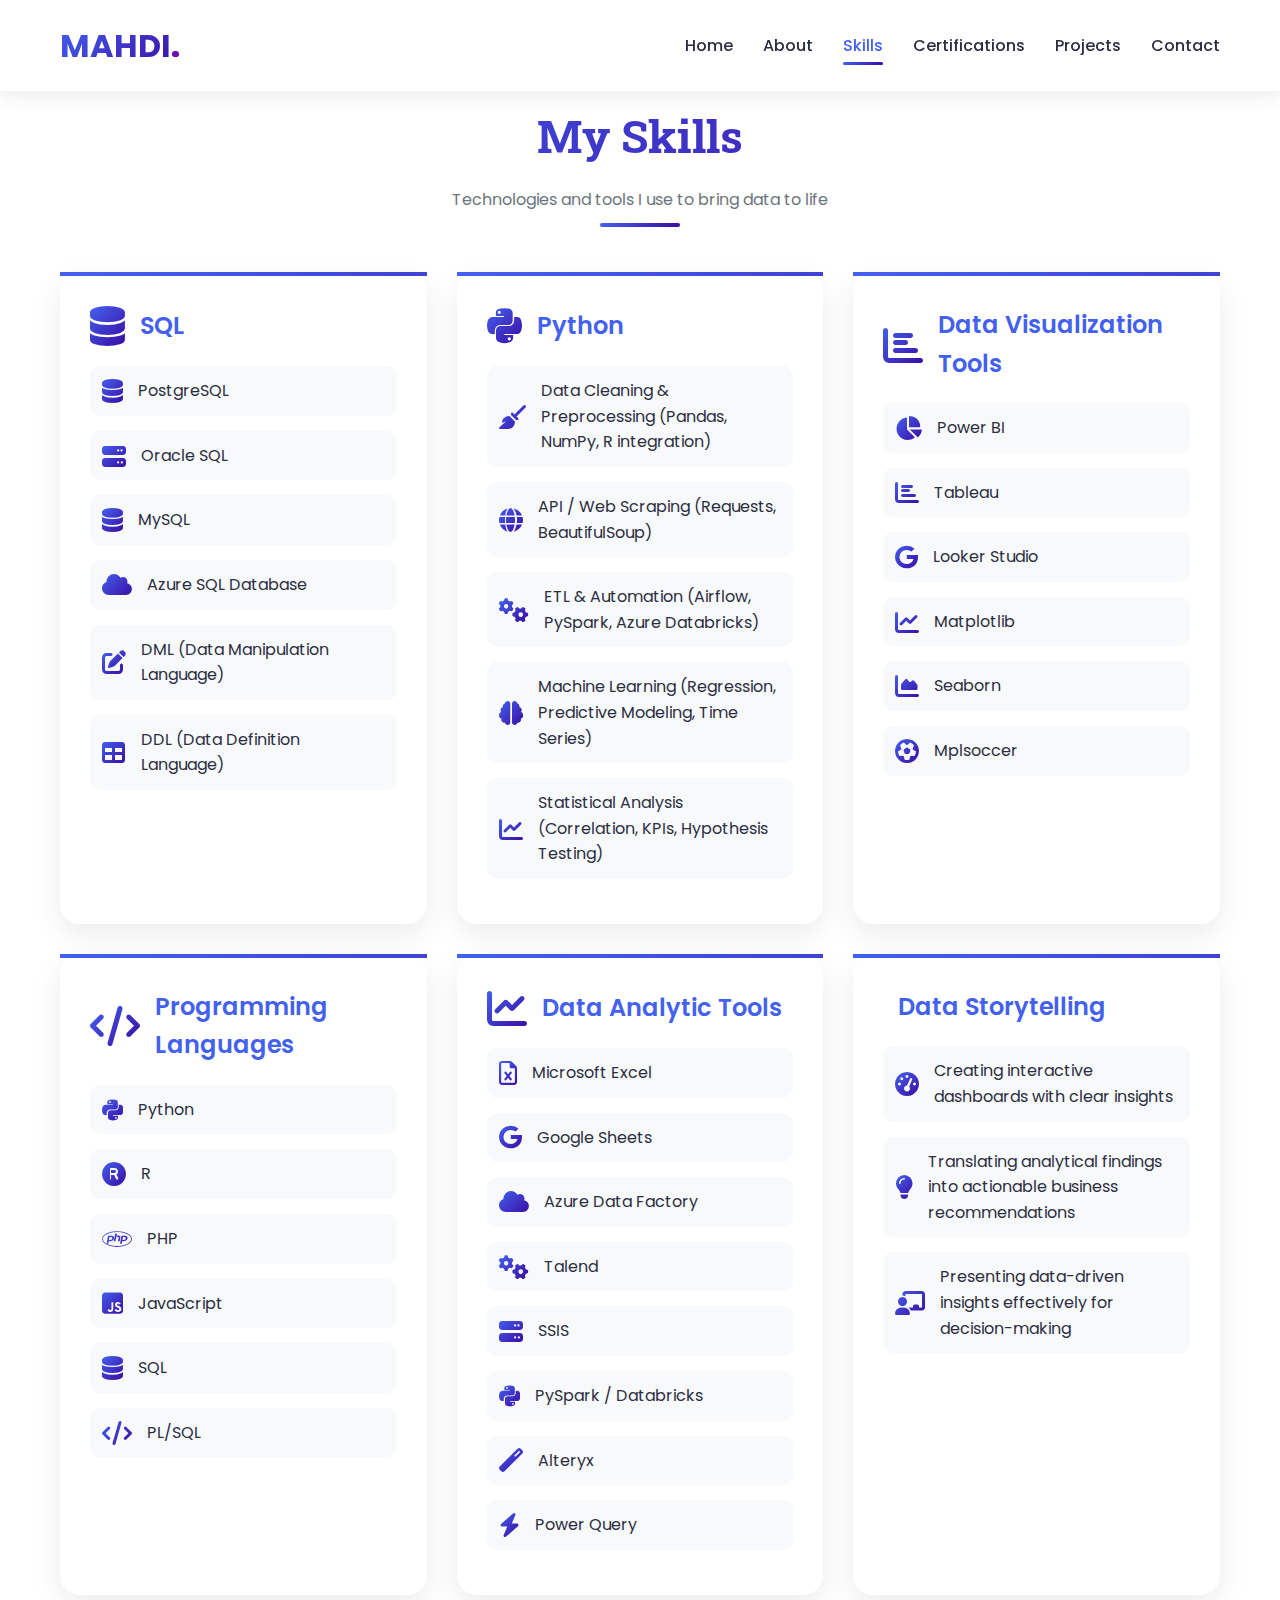
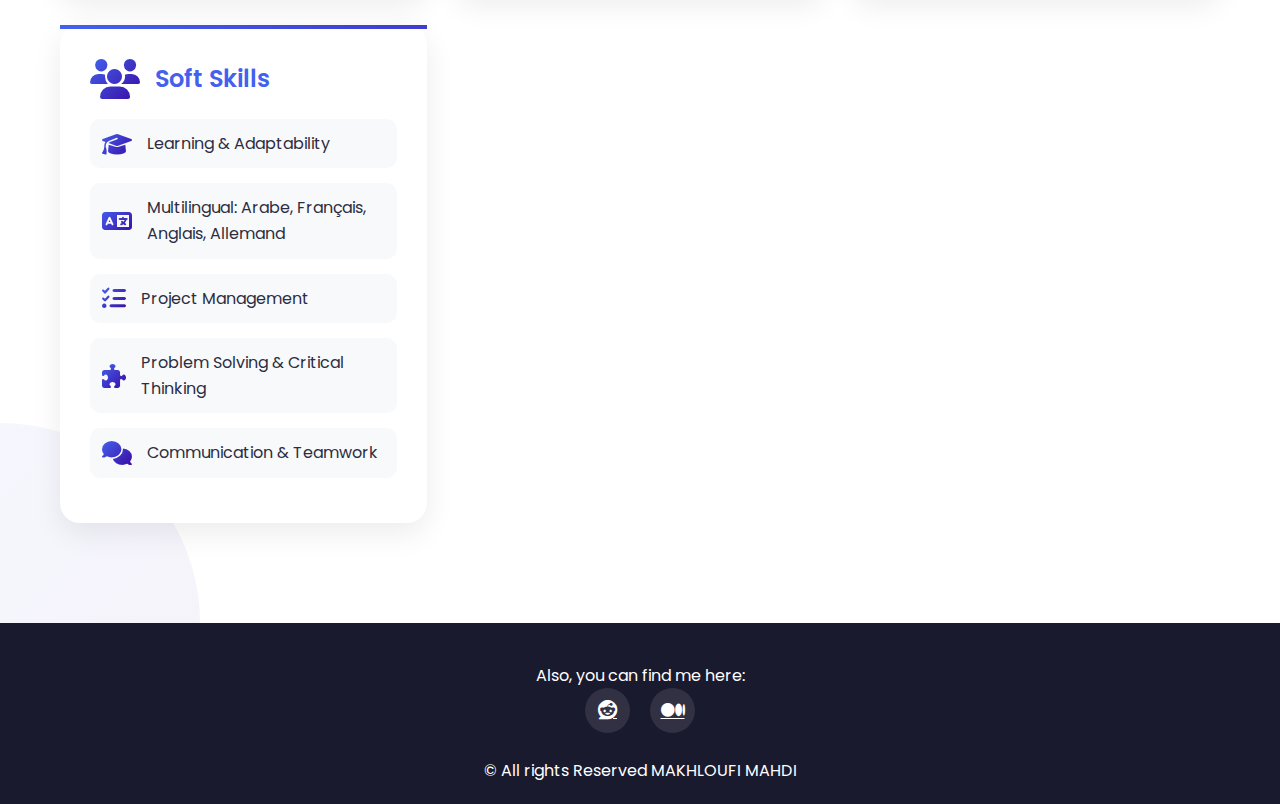
<file: skills.html>
<!DOCTYPE html>
<html lang="fr">
<head>
    <meta charset="UTF-8">
    <meta name="viewport" content="width=device-width, initial-scale=1.0">
    <title>Skills | MAKHLOUFI MAHDI</title>
    <link rel="stylesheet" href="https://cdnjs.cloudflare.com/ajax/libs/font-awesome/6.4.0/css/all.min.css">
    <link rel="icon" type="image/x-icon" href="images/favicon.jpg">
    <link href="https://fonts.googleapis.com/css2?family=Poppins:wght@300;400;500;600;700&family=Roboto+Slab:wght@300;400;500;600&display=swap" rel="stylesheet">
    <style>
        * {
            margin: 0;
            padding: 0;
            box-sizing: border-box;
            font-family: 'Poppins', sans-serif;
        }

        :root {
            --primary-color: #4361ee;
            --secondary-color: #3a0ca3;
            --accent-color: #7209b7;
            --text-color: #2b2d42;
            --light-bg: #f8f9fa;
            --dark-bg: #1a1a2e;
            --gradient: linear-gradient(135deg, #4361ee 0%, #3a0ca3 100%);
            --transition: all 0.4s cubic-bezier(0.175, 0.885, 0.32, 1.275);
        }

        html {
            scroll-behavior: smooth;
        }

        body {
            color: var(--text-color);
            background-color: #fff;
            line-height: 1.6;
            overflow-x: hidden;
        }

        .container {
            max-width: 1200px;
            margin: 0 auto;
            padding: 0 20px;
        }

        /* Header & Navigation */
        header {
            background-color: rgba(255, 255, 255, 0.95);
            backdrop-filter: blur(10px);
            box-shadow: 0 2px 20px rgba(0, 0, 0, 0.1);
            position: fixed;
            width: 100%;
            top: 0;
            z-index: 1000;
            transition: var(--transition);
        }

        header.scrolled {
            padding: 5px 0;
            background-color: rgba(255, 255, 255, 0.98);
        }

        nav {
            display: flex;
            justify-content: space-between;
            align-items: center;
            padding: 20px 0;
            transition: var(--transition);
        }

        header.scrolled nav {
            padding: 10px 0;
        }

        .logo {
            font-size: 2rem;
            font-weight: 700;
            background: var(--gradient);
            -webkit-background-clip: text;
            -webkit-text-fill-color: transparent;
            display: flex;
            align-items: center;
        }

        .logo span {
            color: var(--accent-color);
            -webkit-text-fill-color: initial;
        }

        .nav-links {
            display: flex;
            list-style: none;
        }

        .nav-links li {
            margin-left: 30px;
        }

        .nav-links a {
            text-decoration: none;
            color: var(--text-color);
            font-weight: 500;
            transition: var(--transition);
            position: relative;
            padding: 8px 0;
        }

        .nav-links a:hover, .nav-links a.active {
            color: var(--primary-color);
        }

        .nav-links a::after {
            content: '';
            position: absolute;
            width: 0;
            height: 3px;
            bottom: 0;
            left: 0;
            background: var(--gradient);
            transition: var(--transition);
            border-radius: 10px;
        }

        .nav-links a:hover::after, .nav-links a.active::after {
            width: 100%;
        }

        .menu-btn {
            display: none;
            font-size: 1.5rem;
            cursor: pointer;
            color: var(--primary-color);
        }

        /* Sections */
        section {
            padding: 100px 0;
        }

        .section-title {
            text-align: center;
            margin-bottom: 60px;
            position: relative;
        }

        .section-title h2 {
            font-size: 2.8rem;
            background: var(--gradient);
            -webkit-background-clip: text;
            -webkit-text-fill-color: transparent;
            margin-bottom: 15px;
            font-family: 'Roboto Slab', serif;
        }

        .section-title p {
            color: #6c757d;
            max-width: 600px;
            margin: 0 auto;
        }

        .section-title::after {
            content: '';
            position: absolute;
            width: 80px;
            height: 4px;
            background: var(--gradient);
            bottom: -15px;
            left: 50%;
            transform: translateX(-50%);
            border-radius: 2px;
        }

        /* Skills Section */
        #skills {
            position: relative;
            overflow: hidden;
        }

        #skills::after {
            content: '';
            position: absolute;
            width: 400px;
            height: 400px;
            border-radius: 50%;
            background: var(--gradient);
            opacity: 0.05;
            bottom: -200px;
            left: -200px;
            z-index: 0;
        }

        .skills-container {
            display: grid;
            grid-template-columns: repeat(auto-fit, minmax(300px, 1fr));
            gap: 30px;
            position: relative;
            z-index: 1;
        }

        .skill-category {
            background: white;
            padding: 30px;
            border-radius: 20px;
            box-shadow: 0 10px 30px rgba(0, 0, 0, 0.08);
            transition: var(--transition);
            border-top: 4px solid transparent;
            border-image: var(--gradient);
            border-image-slice: 1;
        }

        .skill-category:hover {
            transform: translateY(-10px);
            box-shadow: 0 20px 40px rgba(0, 0, 0, 0.15);
        }

        .skill-header {
            display: flex;
            align-items: center;
            margin-bottom: 20px;
        }

        .skill-icon {
            font-size: 2.5rem;
            margin-right: 15px;
            background: var(--gradient);
            -webkit-background-clip: text;
            -webkit-text-fill-color: transparent;
        }

        .skill-title {
            font-size: 1.5rem;
            color: var(--primary-color);
            font-weight: 600;
        }

        .skill-list {
            list-style: none;
        }

        .skill-item {
            display: flex;
            align-items: center;
            margin-bottom: 15px;
            padding: 12px;
            border-radius: 10px;
            background-color: var(--light-bg);
            transition: var(--transition);
        }

        .skill-item:hover {
            background-color: #e6f0ff;
            transform: translateX(5px);
        }

        .skill-item i {
            font-size: 1.5rem;
            margin-right: 15px;
            background: var(--gradient);
            -webkit-background-clip: text;
            -webkit-text-fill-color: transparent;
        }

        .skill-item img {
            width: 24px;
            height: 24px;
            margin-right: 15px;
            object-fit: contain;
        }

        /* Footer */
        footer {
            background: var(--dark-bg);
            color: white;
            padding: 40px 0 20px;
            text-align: center;
            position: relative;
        }

        .footer-content {
            display: flex;
            flex-direction: column;
            align-items: center;
        }

        .social-links {
            display: flex;
            gap: 20px;
            margin-bottom: 25px;
        }

        .social-links a {
            width: 45px;
            height: 45px;
            background: rgba(255, 255, 255, 0.1);
            color: white;
            border-radius: 50%;
            display: flex;
            align-items: center;
            justify-content: center;
            font-size: 1.2rem;
            transition: var(--transition);
        }

        .social-links a:hover {
            background: var(--gradient);
            transform: translateY(-5px);
            box-shadow: 0 5px 15px rgba(67, 97, 238, 0.4);
        }

        /* Responsive Design */
        @media (max-width: 992px) {
            .home-content, .about-content, .contact-content {
                flex-direction: column;
            }
            
            .home-text, .home-image {
                text-align: center;
                padding: 0;
            }
            
            .home-text {
                margin-bottom: 50px;
            }
            
            .home-image img {
                width: 280px;
                height: 280px;
            }
            
            .about-image {
                order: -1;
                margin-bottom: 30px;
            }
        }

        @media (max-width: 768px) {
            .menu-btn {
                display: block;
            }
            
            .nav-links {
                position: fixed;
                height: 100vh;
                width: 100%;
                top: 0;
                left: -100%;
                background: var(--dark-bg);
                flex-direction: column;
                justify-content: center;
                align-items: center;
                transition: var(--transition);
                backdrop-filter: blur(10px);
            }
            
            .nav-links.active {
                left: 0;
            }
            
            .nav-links li {
                margin: 20px 0;
            }
            
            .nav-links a {
                color: white;
                font-size: 1.5rem;
            }
            
            .home-text h1 {
                font-size: 2.5rem;
            }
            
            .home-text .title {
                font-size: 1.2rem;
            }
            
            .section-title h2 {
                font-size: 2rem;
            }

            .project-card, .skill-category {
                max-width: 400px;
                margin: 0 auto;
            }
        }
    </style>
</head>
<body>
    <!-- Header -->
    <header>
        <div class="container">
            <nav>
                <div class="logo">MAHDI<span>.</span></div>
                <ul class="nav-links">
                    <li><a href="index.html">Home</a></li>
                    <li><a href="about.html">About</a></li>
                    <li><a href="skills.html" class="active">Skills</a></li>
                    <li><a href="certifications.html">Certifications</a></li>
                    <li><a href="projects.html">Projects</a></li>
                    <li><a href="contact.html">Contact</a></li>
                </ul>
                <div class="menu-btn">
                    <i class="fas fa-bars"></i>
                </div>
            </nav>
        </div>
    </header>

    <!-- Skills Section -->
    <section id="skills">
        <div class="container">
            <div class="section-title">
                <h2>My Skills</h2>
                <p>Technologies and tools I use to bring data to life</p>
            </div>
            <div class="skills-container">
                <!-- SQL -->
                <div class="skill-category fade-in">
                    <div class="skill-header">
                        <i class="fas fa-database skill-icon"></i>
                        <h3 class="skill-title">SQL</h3>
                    </div>
                    <ul class="skill-list">
                        <li class="skill-item">
                            <i class="fas fa-database"></i>
                            <span>PostgreSQL</span>
                        </li>
                        <li class="skill-item">
                            <i class="fas fa-server"></i>
                            <span>Oracle SQL</span>
                        </li>
                        <li class="skill-item">
                            <i class="fas fa-database"></i>
                            <span>MySQL</span>
                        </li>
                        <li class="skill-item">
                            <i class="fas fa-cloud"></i>
                            <span>Azure SQL Database</span>
                        </li>
                        <li class="skill-item">
                            <i class="fas fa-edit"></i>
                            <span>DML (Data Manipulation Language)</span>
                        </li>
                        <li class="skill-item">
                            <i class="fas fa-table"></i>
                            <span>DDL (Data Definition Language)</span>
                        </li>
                    </ul>
                </div>

                <!-- Python -->
                <div class="skill-category fade-in">
                    <div class="skill-header">
                        <i class="fab fa-python skill-icon"></i>
                        <h3 class="skill-title">Python</h3>
                    </div>
                    <ul class="skill-list">
                        <li class="skill-item">
                            <i class="fas fa-broom"></i>
                            <span>Data Cleaning & Preprocessing (Pandas, NumPy, R integration)</span>
                        </li>
                        <li class="skill-item">
                            <i class="fas fa-globe"></i>
                            <span>API / Web Scraping (Requests, BeautifulSoup)</span>
                        </li>
                        <li class="skill-item">
                            <i class="fas fa-cogs"></i>
                            <span>ETL & Automation (Airflow, PySpark, Azure Databricks)</span>
                        </li>
                        <li class="skill-item">
                            <i class="fas fa-brain"></i>
                            <span>Machine Learning (Regression, Predictive Modeling, Time Series)</span>
                        </li>
                        <li class="skill-item">
                            <i class="fas fa-chart-line"></i>
                            <span>Statistical Analysis (Correlation, KPIs, Hypothesis Testing)</span>
                        </li>
                    </ul>
                </div>

                <!-- Data Visualization Tools -->
                <div class="skill-category fade-in">
                    <div class="skill-header">
                        <i class="fas fa-chart-bar skill-icon"></i>
                        <h3 class="skill-title">Data Visualization Tools</h3>
                    </div>
                    <ul class="skill-list">
                        <li class="skill-item">
                            <i class="fas fa-chart-pie"></i>
                            <span>Power BI</span>
                        </li>
                        <li class="skill-item">
                            <i class="fas fa-chart-bar"></i>
                            <span>Tableau</span>
                        </li>
                        <li class="skill-item">
                            <i class="fab fa-google"></i>
                            <span>Looker Studio</span>
                        </li>
                        <li class="skill-item">
                            <i class="fas fa-chart-line"></i>
                            <span>Matplotlib</span>
                        </li>
                        <li class="skill-item">
                            <i class="fas fa-chart-area"></i>
                            <span>Seaborn</span>
                        </li>
                        <li class="skill-item">
                            <i class="fas fa-futbol"></i>
                            <span>Mplsoccer</span>
                        </li>
                    </ul>
                </div>

                <!-- Programming Languages -->
                <div class="skill-category fade-in">
                    <div class="skill-header">
                        <i class="fas fa-code skill-icon"></i>
                        <h3 class="skill-title">Programming Languages</h3>
                    </div>
                    <ul class="skill-list">
                        <li class="skill-item">
                            <i class="fab fa-python"></i>
                            <span>Python</span>
                        </li>
                        <li class="skill-item">
                            <i class="fas fa-registered"></i>
                            <span>R</span>
                        </li>
                        <li class="skill-item">
                            <i class="fab fa-php"></i>
                            <span>PHP</span>
                        </li>
                        <li class="skill-item">
                            <i class="fab fa-js-square"></i>
                            <span>JavaScript</span>
                        </li>
                        <li class="skill-item">
                            <i class="fas fa-database"></i>
                            <span>SQL</span>
                        </li>
                        <li class="skill-item">
                            <i class="fas fa-code"></i>
                            <span>PL/SQL</span>
                        </li>
                    </ul>
                </div>

                <!-- Data Analytic Tools -->
                <div class="skill-category fade-in">
                    <div class="skill-header">
                        <i class="fas fa-chart-line skill-icon"></i>
                        <h3 class="skill-title">Data Analytic Tools</h3>
                    </div>
                    <ul class="skill-list">
                        <li class="skill-item">
                            <i class="far fa-file-excel"></i>
                            <span>Microsoft Excel</span>
                        </li>
                        <li class="skill-item">
                            <i class="fab fa-google"></i>
                            <span>Google Sheets</span>
                        </li>
                        <li class="skill-item">
                            <i class="fas fa-cloud"></i>
                            <span>Azure Data Factory</span>
                        </li>
                        <li class="skill-item">
                            <i class="fas fa-cogs"></i>
                            <span>Talend</span>
                        </li>
                        <li class="skill-item">
                            <i class="fas fa-server"></i>
                            <span>SSIS</span>
                        </li>
                        <li class="skill-item">
                            <i class="fab fa-python"></i>
                            <span>PySpark / Databricks</span>
                        </li>
                        <li class="skill-item">
                            <i class="fas fa-magic"></i>
                            <span>Alteryx</span>
                        </li>
                        <li class="skill-item">
                            <i class="fas fa-bolt"></i>
                            <span>Power Query</span>
                        </li>
                    </ul>
                </div>

                <!-- Data Storytelling -->
                <div class="skill-category fade-in">
                    <div class="skill-header">
                        <i class="fas fa-presentation-screen skill-icon"></i>
                        <h3 class="skill-title">Data Storytelling</h3>
                    </div>
                    <ul class="skill-list">
                        <li class="skill-item">
                            <i class="fas fa-tachometer-alt"></i>
                            <span>Creating interactive dashboards with clear insights</span>
                        </li>
                        <li class="skill-item">
                            <i class="fas fa-lightbulb"></i>
                            <span>Translating analytical findings into actionable business recommendations</span>
                        </li>
                        <li class="skill-item">
                            <i class="fas fa-chalkboard-teacher"></i>
                            <span>Presenting data-driven insights effectively for decision-making</span>
                        </li>
                    </ul>
                </div>

                <!-- Soft Skills -->
                <div class="skill-category fade-in">
                    <div class="skill-header">
                        <i class="fas fa-users skill-icon"></i>
                        <h3 class="skill-title">Soft Skills</h3>
                    </div>
                    <ul class="skill-list">
                        <li class="skill-item">
                            <i class="fas fa-graduation-cap"></i>
                            <span>Learning & Adaptability</span>
                        </li>
                        <li class="skill-item">
                            <i class="fas fa-language"></i>
                            <span>Multilingual: Arabe, Français, Anglais, Allemand</span>
                        </li>
                        <li class="skill-item">
                            <i class="fas fa-tasks"></i>
                            <span>Project Management</span>
                        </li>
                        <li class="skill-item">
                            <i class="fas fa-puzzle-piece"></i>
                            <span>Problem Solving & Critical Thinking</span>
                        </li>
                        <li class="skill-item">
                            <i class="fas fa-comments"></i>
                            <span>Communication & Teamwork</span>
                        </li>
                    </ul>
                </div>
            </div>
        </div>
    </section>


    <!-- Footer -->
<footer>
    <div class="container">
        <div class="footer-content">
            <p>Also, you can find me here:</p>
            <div class="social-links">
                <a href="https://www.reddit.com/user/Mady7153/" target="_blank"><i class="fab fa-reddit"></i></a>
                <a href="https://medium.com/@makhloufimahdi777" target="_blank"><i class="fab fa-medium"></i></a>
            </div>
            <p>© All rights Reserved MAKHLOUFI MAHDI</p>
        </div>
    </div>
</footer>


    <script>
        // Menu Toggle
        const menuBtn = document.querySelector('.menu-btn');
        const navLinks = document.querySelector('.nav-links');
        
        menuBtn.addEventListener('click', () => {
            navLinks.classList.toggle('active');
        });

        // Header scroll effect
        window.addEventListener('scroll', () => {
            const header = document.querySelector('header');
            if (window.scrollY > 50) {
                header.classList.add('scrolled');
            } else {
                header.classList.remove('scrolled');
            }
        });

        // Scroll Animation
        const fadeElements = document.querySelectorAll('.fade-in');
        
        const elementInView = (el, scrollOffset = 0) => {
            const elementTop = el.getBoundingClientRect().top;
            return (
                elementTop <= 
                ((window.innerHeight || document.documentElement.clientHeight) - scrollOffset)
            );
        };
        
        const displayScrollElement = (element) => {
            element.classList.add('visible');
        };
        
        const hideScrollElement = (element) => {
            element.classList.remove('visible');
        };
        
        const handleScrollAnimation = () => {
            fadeElements.forEach((el) => {
                if (elementInView(el, 100)) {
                    displayScrollElement(el);
                } else {
                    hideScrollElement(el);
                }
            });
        };
        
        window.addEventListener('scroll', () => {
            handleScrollAnimation();
        });
        
        // Initial check on page load
        document.addEventListener('DOMContentLoaded', () => {
            handleScrollAnimation();
            
            // Add smooth scrolling for navigation links
            document.querySelectorAll('a[href^="#"]').forEach(anchor => {
                anchor.addEventListener('click', function(e) {
                    e.preventDefault();
                    const targetId = this.getAttribute('href');
                    if (targetId === '#') return;
                    
                    const targetElement = document.querySelector(targetId);
                    if (targetElement) {
                        window.scrollTo({
                            top: targetElement.offsetTop - 80,
                            behavior: 'smooth'
                        });
                        
                        // Close mobile menu if open
                        if (navLinks.classList.contains('active')) {
                            navLinks.classList.remove('active');
                        }
                    }
                });
            });
        });
    </script>
</body>

</html>
</file>
<file: css/style.css>
* {
    margin: 0;
    padding: 0;
    box-sizing: border-box;
    font-family: 'Poppins', sans-serif;
}

:root {
    --primary-color: #4361ee;
    --secondary-color: #3a0ca3;
    --accent-color: #7209b7;
    --text-color: #2b2d42;
    --light-bg: #f8f9fa;
    --dark-bg: #1a1a2e;
    --gradient: linear-gradient(135deg, #4361ee 0%, #3a0ca3 100%);
    --transition: all 0.4s cubic-bezier(0.175, 0.885, 0.32, 1.275);
}

html {
    scroll-behavior: smooth;
}

body {
    color: var(--text-color);
    background-color: #fff;
    line-height: 1.6;
    overflow-x: hidden;
}

.container {
    max-width: 1200px;
    margin: 0 auto;
    padding: 0 20px;
}

/* Sections */
section {
    padding: 100px 0;
}

.section-title {
    text-align: center;
    margin-bottom: 60px;
    position: relative;
}

.section-title h2 {
    font-size: 2.8rem;
    background: var(--gradient);
    -webkit-background-clip: text;
    -webkit-text-fill-color: transparent;
    margin-bottom: 15px;
    font-family: 'Roboto Slab', serif;
}

.section-title p {
    color: #6c757d;
    max-width: 600px;
    margin: 0 auto;
}

.section-title::after {
    content: '';
    position: absolute;
    width: 80px;
    height: 4px;
    background: var(--gradient);
    bottom: -15px;
    left: 50%;
    transform: translateX(-50%);
    border-radius: 2px;
}

/* Home Section */
#home {
    height: 100vh;
    display: flex;
    align-items: center;
    background: linear-gradient(135deg, rgba(248, 249, 250, 0.9) 0%, rgba(240, 244, 255, 0.9) 100%), url('https://images.unsplash.com/photo-1551288049-bebda4e38f71?ixlib=rb-4.0.3&ixid=M3wxMjA3fDB8MHxwaG90by1wYWdlfHx8fGVufDB8fHx8fA%3D%3D&auto=format&fit=crop&w=870&q=80') no-repeat center center/cover;
    position: relative;
    overflow: hidden;
}

.home-content {
    display: flex;
    align-items: center;
    justify-content: space-between;
}

.home-text {
    flex: 1;
    padding-right: 50px;
}

.home-text h1 {
    font-size: 3.5rem;
    margin-bottom: 20px;
    color: var(--dark-bg);
    line-height: 1.2;
}

.home-text h1 span {
    background: var(--gradient);
    -webkit-background-clip: text;
    -webkit-text-fill-color: transparent;
}

.home-text p {
    font-size: 1.2rem;
    margin-bottom: 30px;
    color: #4b5563;
}

.home-text .title {
    font-size: 1.5rem;
    color: var(--secondary-color);
    font-weight: 600;
    margin-bottom: 20px;
    position: relative;
    display: inline-block;
}

.home-text .title::after {
    content: '';
    position: absolute;
    width: 100%;
    height: 3px;
    bottom: -5px;
    left: 0;
    background: var(--gradient);
    border-radius: 10px;
}

.tags {
    display: flex;
    flex-wrap: wrap;
    gap: 10px;
    margin-bottom: 30px;
}

.tag {
    background: var(--gradient);
    color: white;
    padding: 8px 18px;
    border-radius: 30px;
    font-size: 0.9rem;
    box-shadow: 0 4px 15px rgba(67, 97, 238, 0.3);
    transition: var(--transition);
}

.tag:hover {
    transform: translateY(-3px);
    box-shadow: 0 8px 20px rgba(67, 97, 238, 0.4);
}

.btn {
    display: inline-block;
    padding: 14px 35px;
    background: var(--gradient);
    color: white;
    border-radius: 50px;
    text-decoration: none;
    font-weight: 500;
    transition: var(--transition);
    border: none;
    cursor: pointer;
    box-shadow: 0 4px 15px rgba(67, 97, 238, 0.3);
    position: relative;
    overflow: hidden;
    z-index: 1;
}

.btn::before {
    content: '';
    position: absolute;
    top: 0;
    left: 0;
    width: 0%;
    height: 100%;
    background: linear-gradient(135deg, #3a0ca3 0%, #7209b7 100%);
    transition: var(--transition);
    z-index: -1;
}

.btn:hover {
    transform: translateY(-3px);
    box-shadow: 0 10px 25px rgba(67, 97, 238, 0.4);
}

.btn:hover::before {
    width: 100%;
}

.home-image {
    flex: 1;
    text-align: center;
    position: relative;
}

.home-image::before {
    content: '';
    position: absolute;
    width: 400px;
    height: 400px;
    border-radius: 50%;
    background: var(--gradient);
    opacity: 0.1;
    top: 50%;
    left: 50%;
    transform: translate(-50%, -50%);
    z-index: -1;
}

.home-image img {
    width: 350px;
    height: 350px;
    border-radius: 50%;
    object-fit: cover;
    border: 5px solid white;
    box-shadow: 0 20px 40px rgba(0, 0, 0, 0.15);
    transition: var(--transition);
}

.home-image img:hover {
    transform: scale(1.03);
    box-shadow: 0 25px 50px rgba(0, 0, 0, 0.2);
}

/* About Section */
#about {
    background-color: var(--light-bg);
    position: relative;
    overflow: hidden;
}

#about::before {
    content: '';
    position: absolute;
    width: 500px;
    height: 500px;
    border-radius: 50%;
    background: var(--gradient);
    opacity: 0.05;
    top: -250px;
    right: -250px;
    z-index: 0;
}

.about-content {
    display: flex;
    align-items: center;
    gap: 50px;
    position: relative;
    z-index: 1;
}

.about-text {
    flex: 1;
}

.about-text p {
    margin-bottom: 20px;
    font-size: 1.1rem;
    line-height: 1.8;
}

.about-image {
    flex: 1;
    text-align: center;
    position: relative;
}

.about-image::before {
    content: '';
    position: absolute;
    width: 350px;
    height: 350px;
    border: 3px solid var(--primary-color);
    border-radius: 20px;
    top: 20px;
    left: 20px;
    z-index: -1;
    opacity: 0.3;
}

.about-image img {
    width: 100%;
    max-width: 400px;
    border-radius: 20px;
    box-shadow: 0 20px 40px rgba(0, 0, 0, 0.15);
    transition: var(--transition);
}

.about-image img:hover {
    transform: translateY(-10px);
    box-shadow: 0 30px 50px rgba(0, 0, 0, 0.2);
}

.download-btn {
    margin-top: 20px;
}

/* Skills Section */
#skills {
    position: relative;
    overflow: hidden;
}

#skills::after {
    content: '';
    position: absolute;
    width: 400px;
    height: 400px;
    border-radius: 50%;
    background: var(--gradient);
    opacity: 0.05;
    bottom: -200px;
    left: -200px;
    z-index: 0;
}

.skills-container {
    display: grid;
    grid-template-columns: repeat(auto-fit, minmax(300px, 1fr));
    gap: 30px;
    position: relative;
    z-index: 1;
}

.skill-category {
    background: white;
    padding: 30px;
    border-radius: 20px;
    box-shadow: 0 10px 30px rgba(0, 0, 0, 0.08);
    transition: var(--transition);
    border-top: 4px solid transparent;
    border-image: var(--gradient);
    border-image-slice: 1;
}

.skill-category:hover {
    transform: translateY(-10px);
    box-shadow: 0 20px 40px rgba(0, 0, 0, 0.15);
}

.skill-header {
    display: flex;
    align-items: center;
    margin-bottom: 20px;
}

.skill-icon {
    font-size: 2.5rem;
    margin-right: 15px;
    background: var(--gradient);
    -webkit-background-clip: text;
    -webkit-text-fill-color: transparent;
}

.skill-title {
    font-size: 1.5rem;
    color: var(--primary-color);
    font-weight: 600;
}

.skill-list {
    list-style: none;
}

.skill-item {
    display: flex;
    align-items: center;
    margin-bottom: 15px;
    padding: 12px;
    border-radius: 10px;
    background-color: var(--light-bg);
    transition: var(--transition);
}

.skill-item:hover {
    background-color: #e6f0ff;
    transform: translateX(5px);
}

.skill-item i {
    font-size: 1.5rem;
    margin-right: 15px;
    background: var(--gradient);
    -webkit-background-clip: text;
    -webkit-text-fill-color: transparent;
}

/* Projects Section */
#projects {
    background-color: var(--light-bg);
    position: relative;
    overflow: hidden;
}

#projects::before {
    content: '';
    position: absolute;
    width: 400px;
    height: 400px;
    border-radius: 50%;
    background: var(--gradient);
    opacity: 0.05;
    top: -200px;
    right: -200px;
    z-index: 0;
}

.projects-container {
    display: grid;
    grid-template-columns: repeat(auto-fit, minmax(350px, 1fr));
    gap: 30px;
    position: relative;
    z-index: 1;
}

.project-card {
    background: white;
    border-radius: 20px;
    overflow: hidden;
    box-shadow: 0 10px 30px rgba(0, 0, 0, 0.08);
    transition: var(--transition);
}

.project-card:hover {
    transform: translateY(-10px);
    box-shadow: 0 20px 40px rgba(0, 0, 0, 0.15);
}

.project-image {
    height: 200px;
    overflow: hidden;
    position: relative;
}

.project-image::after {
    content: '';
    position: absolute;
    top: 0;
    left: 0;
    width: 100%;
    height: 100%;
    background: var(--gradient);
    opacity: 0;
    transition: var(--transition);
}

.project-card:hover .project-image::after {
    opacity: 0.2;
}

.project-image img {
    width: 100%;
    height: 100%;
    object-fit: cover;
    transition: var(--transition);
}

.project-card:hover .project-image img {
    transform: scale(1.1);
}

.project-info {
    padding: 25px;
}

.project-title {
    font-size: 1.4rem;
    margin-bottom: 10px;
    color: var(--primary-color);
    font-weight: 600;
}

.project-desc {
    color: #4b5563;
    margin-bottom: 20px;
    line-height: 1.6;
}

.project-link {
    color: var(--secondary-color);
    text-decoration: none;
    font-weight: 500;
    display: inline-flex;
    align-items: center;
    transition: var(--transition);
}

.project-link i {
    margin-left: 8px;
    transition: var(--transition);
}

.project-link:hover {
    color: var(--accent-color);
}

.project-link:hover i {
    transform: translateX(8px);
}

/* Contact Section */
#contact {
    position: relative;
    overflow: hidden;
}

#contact::after {
    content: '';
    position: absolute;
    width: 500px;
    height: 500px;
    border-radius: 50%;
    background: var(--gradient);
    opacity: 0.05;
    bottom: -250px;
    right: -250px;
    z-index: 0;
}

.contact-content {
    display: flex;
    gap: 50px;
    position: relative;
    z-index: 1;
}

.contact-info {
    flex: 1;
}

.contact-item {
    display: flex;
    align-items: center;
    margin-bottom: 30px;
    padding: 20px;
    border-radius: 15px;
    background: white;
    box-shadow: 0 5px 20px rgba(0, 0, 0, 0.05);
    transition: var(--transition);
}

.contact-item:hover {
    transform: translateY(-5px);
    box-shadow: 0 10px 25px rgba(0, 0, 0, 0.1);
}

.contact-icon {
    width: 60px;
    height: 60px;
    background: var(--gradient);
    border-radius: 50%;
    display: flex;
    align-items: center;
    justify-content: center;
    margin-right: 20px;
    color: white;
    font-size: 1.5rem;
    box-shadow: 0 5px 15px rgba(67, 97, 238, 0.3);
}

.contact-text h3 {
    font-size: 1.2rem;
    margin-bottom: 5px;
    color: var(--primary-color);
}

.contact-text a {
    color: var(--text-color);
    text-decoration: none;
    transition: var(--transition);
}

.contact-text a:hover {
    color: var(--primary-color);
}

.quote {
    margin-top: 40px;
    padding: 30px;
    background: white;
    border-radius: 15px;
    box-shadow: 0 5px 20px rgba(0, 0, 0, 0.05);
    border-left: 5px solid var(--accent-color);
    transition: var(--transition);
}

.quote:hover {
    transform: translateY(-5px);
    box-shadow: 0 10px 25px rgba(0, 0, 0, 0.1);
}

.quote p {
    font-style: italic;
    margin-bottom: 10px;
    font-size: 1.1rem;
    line-height: 1.6;
    color: #4b5563;
}

.quote-author {
    font-weight: 600;
    color: var(--primary-color);
    text-align: right;
}

/* Responsive Design */
@media (max-width: 992px) {
    .home-content, .about-content, .contact-content {
        flex-direction: column;
    }
    
    .home-text, .home-image {
        text-align: center;
        padding: 0;
    }
    
    .home-text {
        margin-bottom: 50px;
    }
    
    .home-image img {
        width: 280px;
        height: 280px;
    }
    
    .about-image {
        order: -1;
        margin-bottom: 30px;
    }
}

@media (max-width: 768px) {
    .home-text h1 {
        font-size: 2.5rem;
    }
    
    .home-text .title {
        font-size: 1.2rem;
    }
    
    .section-title h2 {
        font-size: 2rem;
    }

    .project-card, .skill-category {
        max-width: 400px;
        margin: 0 auto;
    }
}
</file>
<file: css/header-footer.css>
/* Header & Navigation */
header {
    background-color: rgba(255, 255, 255, 0.95);
    backdrop-filter: blur(10px);
    box-shadow: 0 2px 20px rgba(0, 0, 0, 0.1);
    position: fixed;
    width: 100%;
    top: 0;
    z-index: 1000;
    transition: var(--transition);
}

header.scrolled {
    padding: 5px 0;
    background-color: rgba(255, 255, 255, 0.98);
}

nav {
    display: flex;
    justify-content: space-between;
    align-items: center;
    padding: 20px 0;
    transition: var(--transition);
}

header.scrolled nav {
    padding: 10px 0;
}

.logo {
    font-size: 2rem;
    font-weight: 700;
    background: var(--gradient);
    -webkit-background-clip: text;
    -webkit-text-fill-color: transparent;
    display: flex;
    align-items: center;
}

.logo span {
    color: var(--accent-color);
    -webkit-text-fill-color: initial;
}

.nav-links {
    display: flex;
    list-style: none;
}

.nav-links li {
    margin-left: 30px;
}

.nav-links a {
    text-decoration: none;
    color: var(--text-color);
    font-weight: 500;
    transition: var(--transition);
    position: relative;
    padding: 8px 0;
}

.nav-links a:hover, .nav-links a.active {
    color: var(--primary-color);
}

.nav-links a::after {
    content: '';
    position: absolute;
    width: 0;
    height: 3px;
    bottom: 0;
    left: 0;
    background: var(--gradient);
    transition: var(--transition);
    border-radius: 10px;
}

.nav-links a:hover::after, .nav-links a.active::after {
    width: 100%;
}

.menu-btn {
    display: none;
    font-size: 1.5rem;
    cursor: pointer;
    color: var(--primary-color);
}

/* Footer */
footer {
    background: var(--dark-bg);
    color: white;
    padding: 40px 0 20px;
    text-align: center;
    position: relative;
}

.footer-content {
    display: flex;
    flex-direction: column;
    align-items: center;
}

.social-links {
    display: flex;
    gap: 20px;
    margin-bottom: 25px;
}

.social-links a {
    width: 45px;
    height: 45px;
    background: rgba(255, 255, 255, 0.1);
    color: white;
    border-radius: 50%;
    display: flex;
    align-items: center;
    justify-content: center;
    font-size: 1.2rem;
    transition: var(--transition);
}

.social-links a:hover {
    background: var(--gradient);
    transform: translateY(-5px);
    box-shadow: 0 5px 15px rgba(67, 97, 238, 0.4);
}

/* Mobile Navigation */
@media (max-width: 768px) {
    .menu-btn {
        display: block;
    }
    
    .nav-links {
        position: fixed;
        height: 100vh;
        width: 100%;
        top: 0;
        left: -100%;
        background: var(--dark-bg);
        flex-direction: column;
        justify-content: center;
        align-items: center;
        transition: var(--transition);
        backdrop-filter: blur(10px);
    }
    
    .nav-links.active {
        left: 0;
    }
    
    .nav-links li {
        margin: 20px 0;
    }
    
    .nav-links a {
        color: white;
        font-size: 1.5rem;
    }
}
</file>
<file: css/animations.css>
/* Home Animations */
.home-text {
    opacity: 0;
    transform: translateX(-50px);
    animation: slideInLeft 1s forwards;
}

.home-image {
    opacity: 0;
    transform: translateX(50px);
    animation: slideInRight 1s forwards;
    animation-delay: 0.5s;
}

/* Scroll Animations */
.fade-in {
    opacity: 0;
    transform: translateY(50px);
    transition: opacity 1s ease, transform 1s ease;
}

.fade-in.left {
    transform: translateX(-50px);
}

.fade-in.right {
    transform: translateX(50px);
}

.fade-in.visible {
    opacity: 1;
    transform: translate(0);
}

/* Keyframes */
@keyframes slideInLeft {
    from {
        opacity: 0;
        transform: translateX(-50px);
    }
    to {
        opacity: 1;
        transform: translateX(0);
    }
}

@keyframes slideInRight {
    from {
        opacity: 0;
        transform: translateX(50px);
    }
    to {
        opacity: 1;
        transform: translateX(0);
    }
}
</file>
